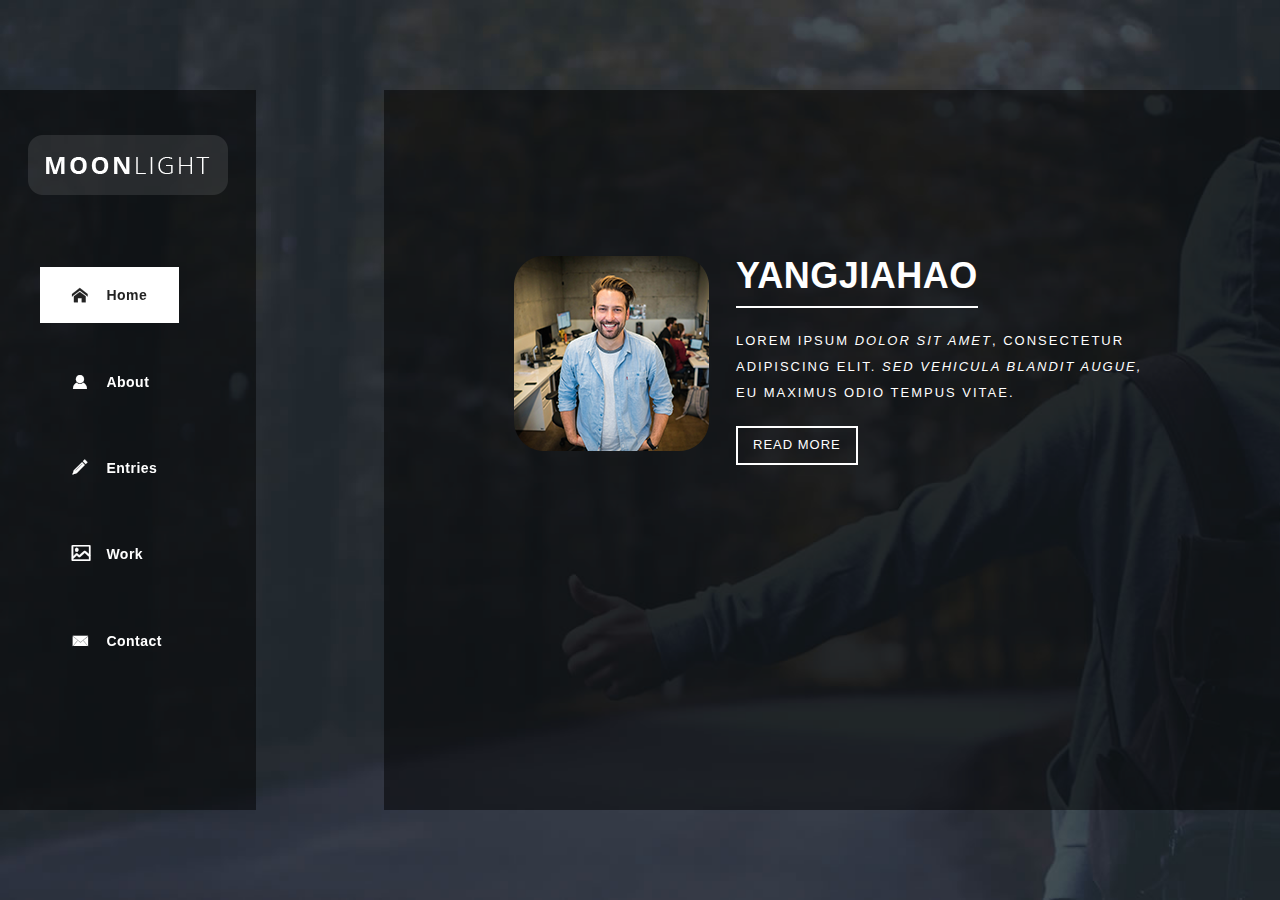
<file: Home/index.html>
<!DOCTYPE html>
<html>
<head>
    <meta charset="UTF-8">
	<title>个人主页</title>
	<link rel="icon" href="https://yangjiahao.top/china.png">
    <link rel="stylesheet" type="text/css" href="css/index.css"/>
    <link rel="stylesheet" type="text/css" href="css/font.css"/>
    <link rel="stylesheet" type="text/css" href="bootstrap/bootstrap.min.css"/>
    <link rel="stylesheet" media="screen and (max-width:900px)" href="css/b.css" />
    <script src="js/echarts.js" type="text/javascript" charset="utf-8"></script>
</head>
<body>
	<nav>
		<div class="logo">
			<img src="img/logo.png"/>
		</div>
		<ul>
			<li><a href="#" class="active">
				<i class="fa iconfont">&#xe600;</i>
				<em>Home</em>
			</a></li>
			<li><a href="#">
				<i class="fa iconfont">&#xe6cb;</i>
				<em>About</em>
			</a></li>
			<li><a href="#">
				<i class="fa iconfont">&#xe602;</i>
				<em>Entries</em>
			</a></li>
			<li><a href="#">
				<i class="fa iconfont">&#xe657;</i>
				<em>Work</em>
			</a></li>
			<li><a href="#">
				<i class="fa iconfont">&#xe601;	</i>
				<em>Contact</em>
			</a></li>
		</ul>
	</nav>
	<div class="slides">
		<div class="slide">
			<div class="content first-content">
				<div class="container-fluid">
					<div class="col-md-4"><img src="img/author_image.png"/></div>
					<div class="col-md-8">
						<h2>YangJiaHao</h2>
						<p>Lorem ipsum <em>dolor sit amet</em>, consectetur adipiscing elit. <em>Sed vehicula blandit augue,</em> eu maximus odio tempus vitae.</p>
						<div class="main-btn"><a href="#">Read More</a></div>
					</div>
				</div>
			</div>
		</div>
		<div class="slide">
			<div class="content second-content">
				<div class="container-fluid">
					<div class="col-md-6">
						<h2>About Us</h2>
						<p>Please tell your friends about templatemo website. A variety of free CSS templates are available for immediate downloads.</p> 
						<p>Phasellus vitae faucibus orci. Etiam eleifend orci sed faucibus semper. Cras varius dolor et augue fringilla, eu commodo sapien iaculis. Donec eget dictum tellus. <a href="#">Curabitur</a> a interdum diam. Nulla vestibulum porttitor porta.</p>
						<p>Nulla vitae interdum libero, vel posuere ipsum. Phasellus interdum est et dapibus tempus. Vestibulum malesuada lorem condimentum mauris ornare dapibus. Curabitur tempor ligula et <a href="#">placerat</a> molestie.</p>
						<p>Aliquam efficitur eu purus in interdum. <a href="#">Etiam tincidunt</a> magna ex, sit amet lobortis felis bibendum id. Lorem ipsum dolor sit amet, consectetur adipiscing elit. </p>
					  <div class="main-btn"><a href="#3">Read More</a></div>
					</div>
					<div class="col-md-6">
						<div class="right-image">
					  <img src="img/about_image.jpg" alt="">
				  </div>
					</div>
				</div>
			</div>
		</div>
		<div class="slide">
			<div class="content second-content">
				<div class="container-fluid">
					<div class="row">
						<div class="col-md-6">
							<div class="left-content">
								<h2>Quisque commodo quam</h2>
								<p>Vestibulum augue ex, finibus sit amet nisi id, maximus ultrices ipsum. Maecenas rhoncus nibh in mauris lobortis, a maximus diam faucibus. In et eros urna. Suspendisse potenti. Pellentesque commodo, neque nec molestie tempus, purus ante feugiat augue.</p>
								<div class="main-btn"><a href="#4">Continue Reading</a></div>
							</div>
						</div>
						<div class="col-md-6">
							<div class="right-image">
								<img src="img/first_service.jpg" alt="first service">
							</div>
						</div>
					</div>
					<div class="row">
						<div class="col-md-6">
							<div class="left-image">
								<img src="img/second_service.jpg" alt="second service">
							</div>
						</div>
						<div class="col-md-6">
							<div class="right-content">
								<h2>Maecenas eu purus eu sapien</h2>
								<p>Sed vitae felis in lorem mollis mollis eget in leo. Donec commodo, ex nec rutrum venenatis, nisi nisl malesuada magna, sed semper ipsum enim a ipsum. Aenean in ante vel mi molestie bibendum. Quisque sit amet lacus in diam pretium faucibus. Cras vel justo lorem.</p>
								<div class="main-btn"><a href="#4">Continue Reading</a></div>
							</div>
						</div>
					</div>
				</div>
			</div>
		</div>
		<div class="slide">
			<div class="content fourth-content">
				<div class="container-fluid">
					<div class="row">
					<div class="col-md-4 col-sm-6">
						<div class="item">
							<div class="thumb">
								<a href="#none" data-lightbox="image-1"><div class="hover-effect">
									<div class="hover-content">
										<h2>Number One</h2>
										<p>Quisque sit amet lacus in diam pretium faucibus. Cras vel justo lorem.</p>
									</div>
								</div></a>
								<div class="image">
									<img src="img/first_item.jpg">
								</div>
							</div>
						</div>
					</div>
					<div class="col-md-4 col-sm-6">
						<div class="item">
							<div class="thumb">
								<a href="#none" data-lightbox="image-1"><div class="hover-effect">
									<div class="hover-content">
										<h2>Number Two</h2>
										<p>Donec eget dictum tellus. Curabitur a interdum diam. Nulla vestibulum porttitor porta.</p>
									</div>
								</div></a>
								<div class="image">
									<img src="img/second_item.jpg">
								</div>
							</div>
						</div>
					</div>
					<div class="col-md-4 col-sm-6">
						<div class="item">
							<div class="thumb">
								<a href="#none" data-lightbox="image-1"><div class="hover-effect">
									<div class="hover-content">
										<h2>Number Three</h2>
										<p>Cras varius dolor et augue fringilla, eu commodo sapien iaculis.</p>
									</div>
								</div></a>
								<div class="image">
									<img src="img/third_item.jpg">
								</div>
							</div>
						</div>
					</div>
					<div class="col-md-4 col-sm-6">
						<div class="item">
							<div class="thumb">
								<a href="#none" data-lightbox="image-1"><div class="hover-effect">
									<div class="hover-content">
										<h2>Number Four</h2>
										<p>Vestibulum augue ex, finibus sit amet nisi id, maximus ultrices ipsum.</p>
									</div>
								</div></a>
								<div class="image">
									<img src="img/fourth_item.jpg">
								</div>
							</div>
						</div>
					</div>
					<div class="col-md-4 col-sm-6">
						<div class="item">
							<div class="thumb">
								<a href="#none" data-lightbox="image-1"><div class="hover-effect">
									<div class="hover-content">
										<h2>Fifth Item</h2>
										<p>Donec commodo, ex nec rutrum venenatis, nisi nisl malesuada magna.</p>
									</div>
								</div></a>
								<div class="image">
									<img src="img/fifth_item.jpg">
								</div>
							</div>
						</div>
					</div>
					<div class="col-md-4 col-sm-6">
						<div class="item">
							<div class="thumb">
								<a href="#none" data-lightbox="image-1"><div class="hover-effect">
									<div class="hover-content">
										<h2>Sixth Item</h2>
										<p>Maecenas dapibus neque sed nisl consectetur, id semper nisi egestas.</p>
									</div>
								</div></a>
								<div class="image">
									<img src="img/sixth_item.jpg">
								</div>
							</div>
						</div>
					</div>
					<div class="col-md-4 col-sm-6">
						<div class="item">
							<div class="thumb">
								<a href="#none" data-lightbox="image-1"><div class="hover-effect">
									<div class="hover-content">
										<h2>Number Seven</h2>
										<p>Etiam aliquet, est id varius fringilla, eros libero pellentesque lectus.</p>
									</div>
								</div></a>
								<div class="image">
									<img src="img/seventh_item.jpg">
								</div>
							</div>
						</div>
					</div>
					<div class="col-md-4 col-sm-6">
						<div class="item">
							<div class="thumb">
								<a href="#none" data-lightbox="image-1"><div class="hover-effect">
									<div class="hover-content">
										<h2>Number Eight</h2>
										<p>Vestibulum augue ex, finibus sit amet nisi id, maximus ultrices ipsum.</p>
									</div>
								</div></a>
								<div class="image">
									<img src="img/eight_item.jpg">
								</div>
							</div>
						</div>
					</div>
					<div class="col-md-4 col-sm-6">
						<div class="item">
							<div class="thumb">
								<a href="#none" data-lightbox="image-1"><div class="hover-effect">
									<div class="hover-content">
										<h2>Number Nine</h2>
										<p>Orci varius natoque penatibus et magnis dis parturient montes.</p>
									</div>
								</div></a>
								<div class="image">
									<img src="img/ninth_item.jpg">
								</div>
							</div>
						</div>
					</div>
					<div class="col-md-4 col-sm-6">
						<div class="item">
							<div class="thumb">
								<a href="#none" data-lightbox="image-1"><div class="hover-effect">
									<div class="hover-content">
										<h2>Number Ten</h2>
										<p>Vestibulum augue ex, finibus sit amet nisi id, maximus ultrices ipsum.</p>
									</div>
								</div></a>
								<div class="image">
									<img src="img/fifth_item.jpg">
								</div>
							</div>
						</div>
					</div>
					<div class="col-md-4 col-sm-6">
						<div class="item">
							<div class="thumb">
								<a href="#none" data-lightbox="image-1"><div class="hover-effect">
									<div class="hover-content">
										<h2>Eleventh Item</h2>
										<p>Cras varius dolor et augue fringilla, eu commodo sapien iaculis.</p>
									</div>
								</div></a>
								<div class="image">
									<img src="img/first_item.jpg">
								</div>
							</div>
						</div>
					</div>
					<div class="col-md-4 col-sm-6">
						<div class="item">
							<div class="thumb">
								<a href="#none" data-lightbox="image-1"><div class="hover-effect">
									<div class="hover-content">
										<h2>Twelvth Item</h2>
										<p>Etiam tincidunt magna ex, sit amet lobortis felis bibendum id.</p>
									</div>
								</div></a>
								<div class="image">
									<img src="img/second_item.jpg">
								</div>
							</div>
						</div>
					</div>
				</div>
				</div>
			</div>
		</div>
		<div class="slide">
			<div class="content fifth-content">
				<div class="container-fluid">
					<div class="col-md-6 canvc" id="main" style="width: 517px;height:400px;"></div>
					<div class="col-md-6">
					<form id="contact" action="" method="post">
						<div class="row">
							<div class="col-md-12">
							  <fieldset>
								<input name="name" type="text" class="form-control" id="name" placeholder="Your name..." required="">
							  </fieldset>
							</div>
							<div class="col-md-12">
							  <fieldset>
								<input name="email" type="email" class="form-control" id="email" placeholder="Your email..." required="">
							  </fieldset>
							</div>
							 <div class="col-md-12">
							  <fieldset>
								<input name="subject" type="text" class="form-control" id="subject" placeholder="Subject..." required="">
							  </fieldset>
							</div>
							<div class="col-md-12">
							  <fieldset>
								<textarea name="message" rows="6" class="form-control" id="message" placeholder="Your message..." required="" style="margin: 0px 0px 25px;width: 951px;height: 281px;"></textarea>
							  </fieldset>
							</div>
							<div class="col-md-12">
							  <fieldset>
								<button type="submit" id="form-submit" class="btn">Send Now</button>
							  </fieldset>
							</div>
						</div>
					</form>
				</div>
				</div>
			</div>
		</div>
		
	</div>
	<div class="BigBox xiao">
		<div><img src="img/second_item.jpg"/><a href="#none" class="close"></a></div>
	</div>
	<script src="js/jquery-1.8.3.min.js" type="text/javascript" charset="utf-8"></script>
	<script src="js/index.js" type="text/javascript" charset="utf-8"></script>
</body>
</html>
</file>
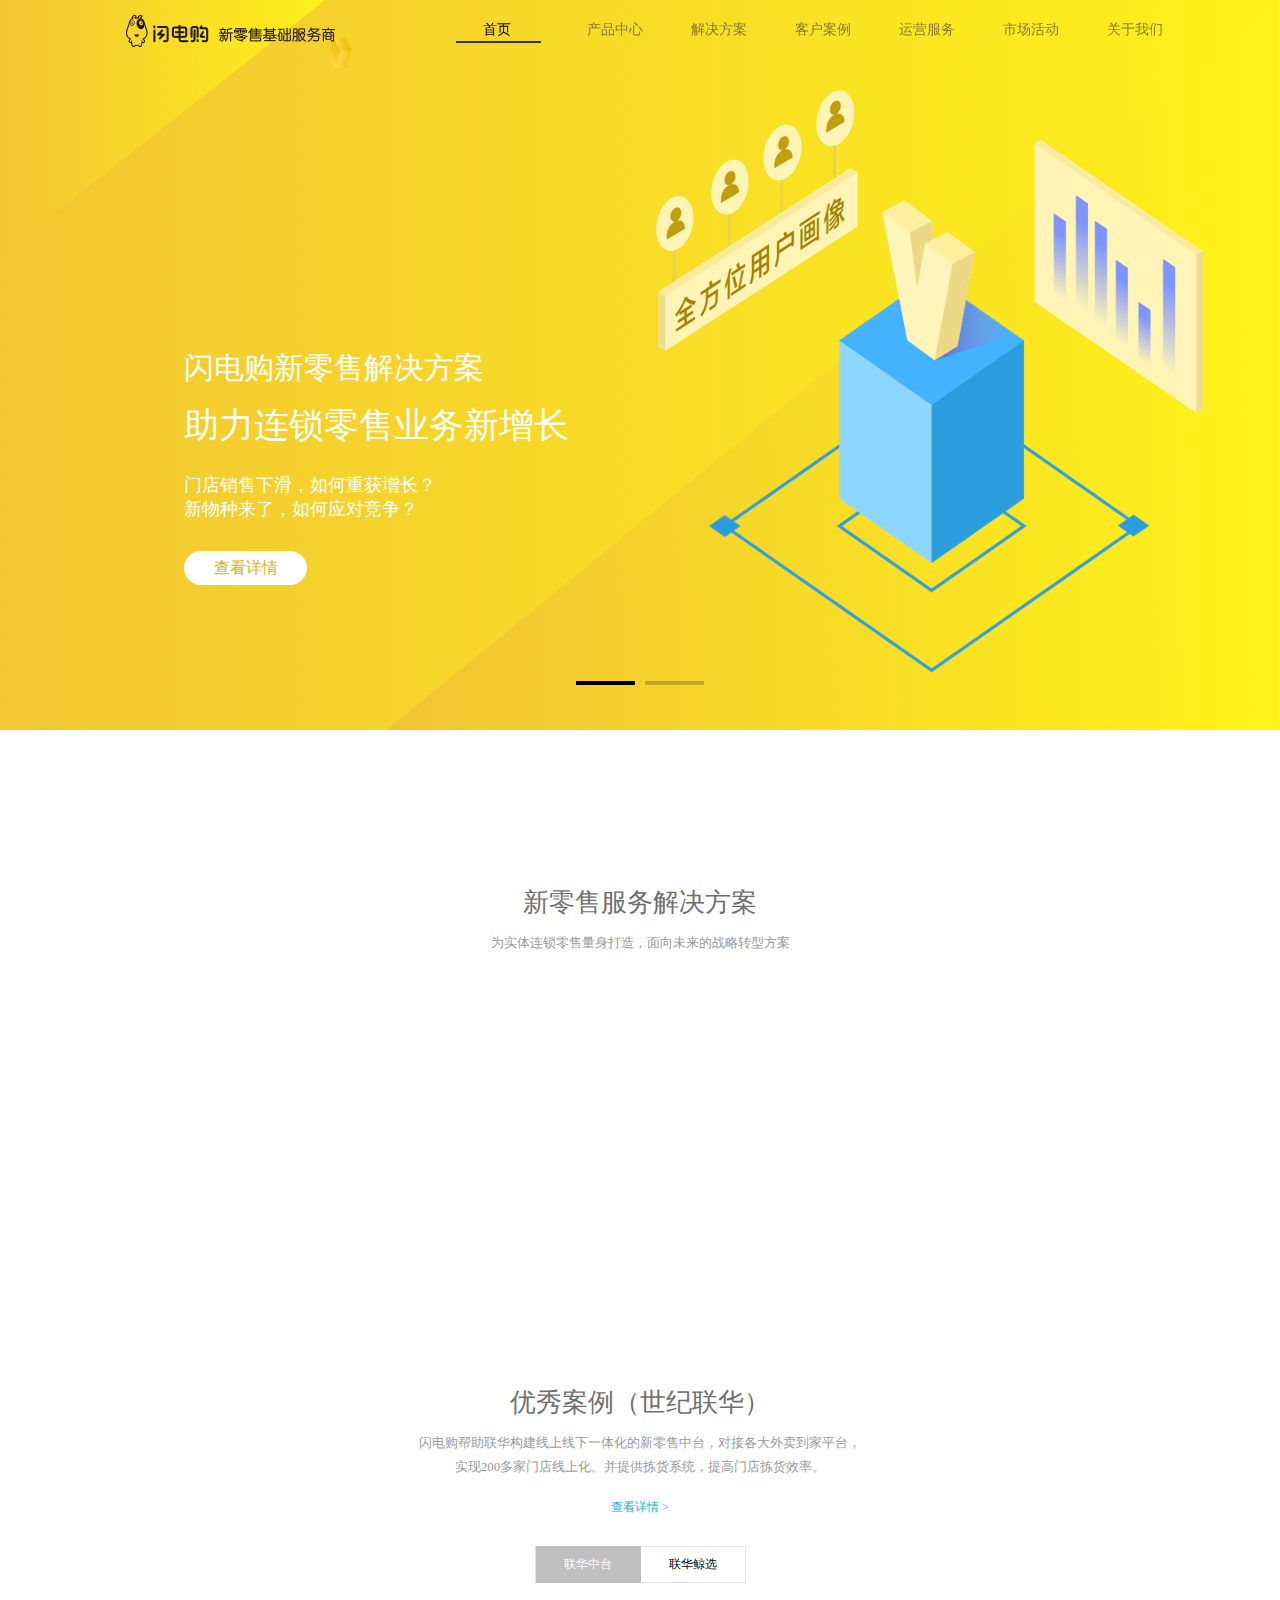
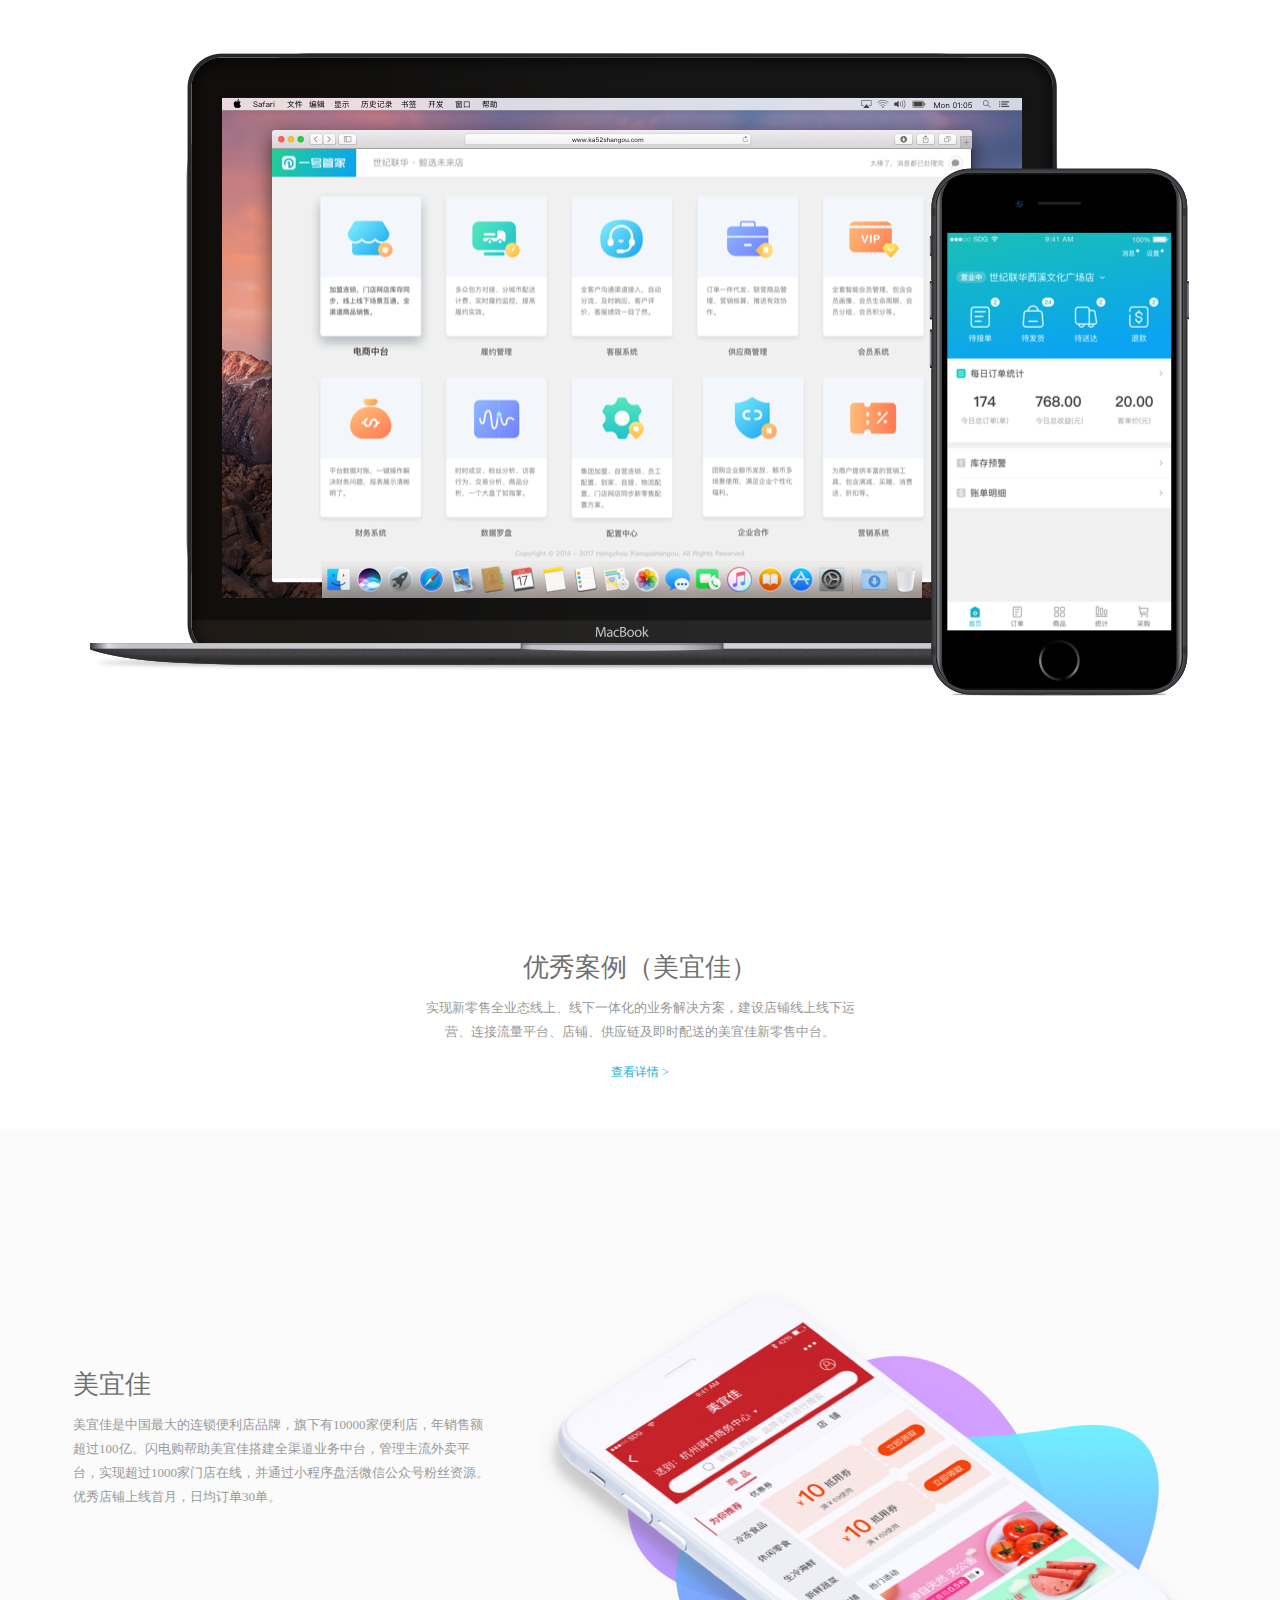
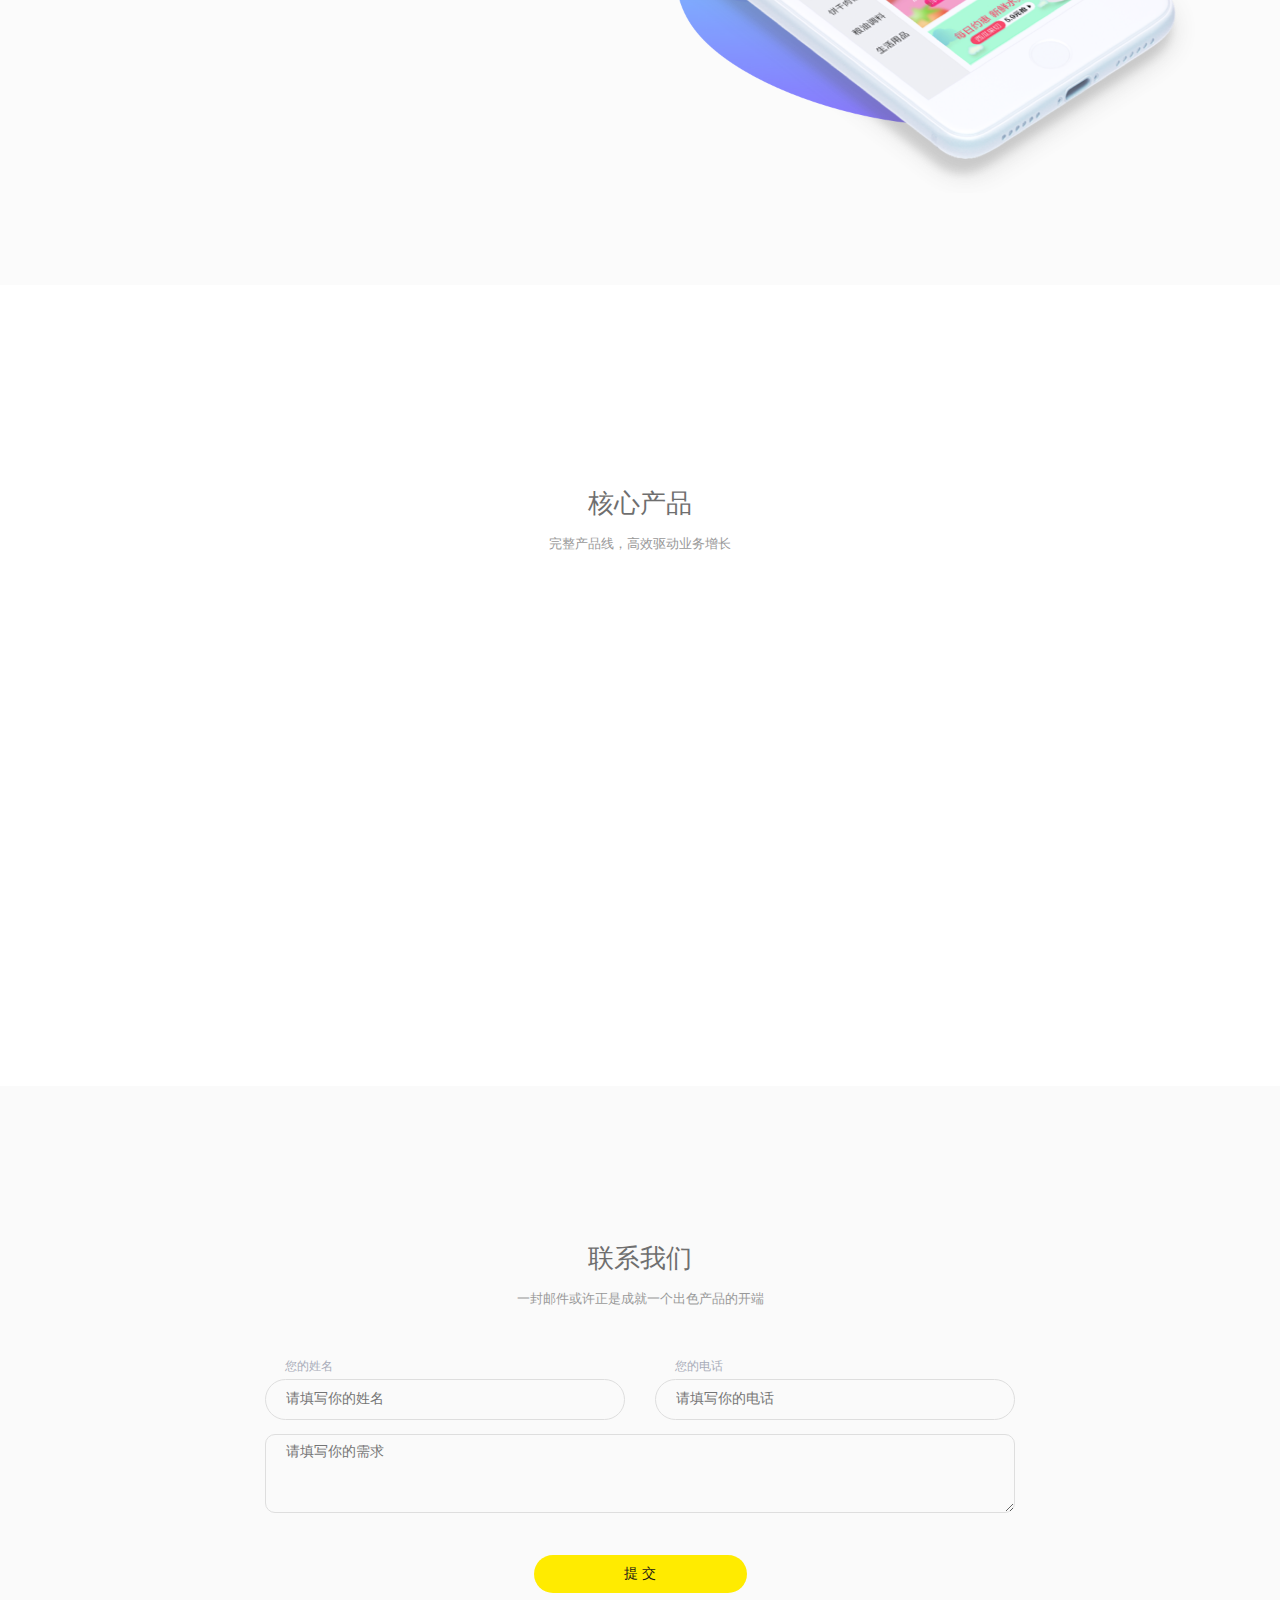
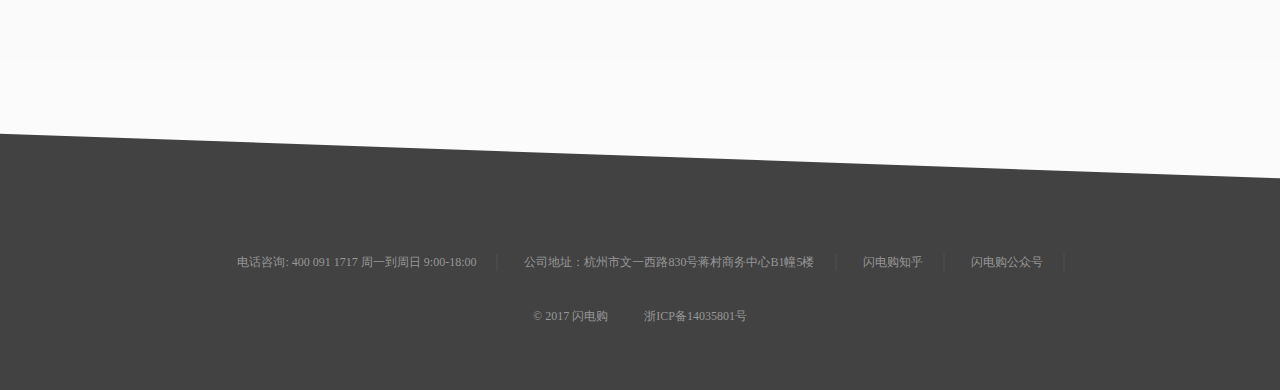
<file: shandiangou/index.html>
<!DOCTYPE html>
<html lang="en">
<head>
	<meta charset="UTF-8"/>
	<title>闪电购官网 - 首页</title>
	<link rel="stylesheet" type="text/css" href="css/index.css">
	<link rel="icon" href="images/lo.ico">
</head>
<body>
<!-- 头部 -->
<div class="header">
	<div class="fu w">
		<div class="logo fl"><img src="images/logo.png"></div>
		<div class="link fr">
			<a href="#" style="color: #000;">首页</a>
			<a href="product.html">产品中心</a>
			<a href="case.html">解决方案</a>
			<a href="#">客户案例</a>
			<a href="#">运营服务</a>
			<a href="activity.html">市场活动</a>
			<a href="#">关于我们</a>
			<span></span>
		</div>
	</div>
</div>
<!-- 轮播 -->
<div class="slider">
	<div class="items">
		<div class="item">
			<img src="images/banner1.png" class="img_one">
			<img src="images/banner2.png" class="img_two">
			<div class="info">
		        <h1>闪电购新零售解决方案</h1>
		        <h2>助力连锁零售业务新增长</h2>
		        <p>门店销售下滑，如何重获增长？<br/>新物种来了，如何应对竞争？</p>
		        <a href="#">查看详情</a>
		    </div>
		</div>
		<div class="item" style="display: none;">
			<img src="images/banner3.png" class="img_one">
			<img src="images/banner4.png" class="img_two">
			<div class="info">
		        <h1>闪电购全渠道CRM</h1>
		        <p>全渠道用户身份归一，完整用户画像<br/>一套优惠系统线上线下通行</p>
		        <a href="#">查看详情</a>
		    </div>
		</div>
	</div>
	<div class="menus">
		<span style="opacity: 1;"></span>
		<span></span>
	</div>
</div>
<!-- 新服务 -->
<div class="newBig">
	<div class="sec1">
		<h1>新零售服务解决方案</h1>
		<p>为实体连锁零售量身打造，面向未来的战略转型方案</p>
		<div class="srcD">
			<div class="lala">
				<img src="images/icon1.png" style="float: left;margin-top: 35px;">
				<div style="width: 318px;text-align: left;">
					<h2>战略咨询</h2>
					<p>面向区域零售商、连锁商超、连锁便利店、连锁专营店等实体零售企业，提供量身定做的新零售战略咨询与业务规划</p>
				</div>
			</div>
			<div class="lala">
				<img src="images/icon2.png" style="float: left;margin-top: 35px;">
				<div style="width: 318px;text-align: left;">
					<h2>技术服务</h2>
					<p>提供定制化的项目实施开发和SaaS模式的平台服务，帮助实体零售构建业务在线、用户在线、管理在线的新零售平台</p>
				</div>
			</div>
			<div class="lala">
				<img src="images/icon3.png" style="float: left;margin-top: 35px;">
				<div style="width: 318px;text-align: left;">
					<h2>线上运营</h2>
					<p>提供线上代运营服务，直接提升线上订单量，建立数据驱动的全渠道运营体系，提升门店人员的线上运营能力</p>
				</div>
			</div>
		</div>
	</div>
	<div class="sec2">
		<h1>优秀案例（世纪联华）</h1>
		<p>闪电购帮助联华构建线上线下一体化的新零售中台，对接各大外卖到家平台，实现200多家门店线上化。并提供拣货系统，提高门店拣货效率。</p>
		<a href="#">查看详情 ></a>
		<div id="tab-btns">
			<span style="border-left: 1px solid #e3e3e3;" class="select">联华中台</span>
			<span>联华鲸选</span>
		</div>
		<div id="tab-pages">
			<div class="preview"></div>
			<div class="img-words">
				<img src="images/lhjx.png" style="vertical-align: middle;">
				<div class="intro">
					<h1>联华鲸选</h1>
					<p>杭州联华华商集团（世纪联华）旗下有200多家卖场、超市，遍布浙江全省，2016年销售额146.8亿元。  闪电购帮助联华华商搭建了线上线下一体化的全渠道业务中台，一站式管理七大线上渠道，并推动门店和会员数字化。实现单月销售额1000万，线上获客20万。</p>
				</div>
			</div>
		</div>
	</div>
	<div class="sec3">
		<h1>优秀案例（美宜佳）</h1>
		<p>实现新零售全业态线上、线下一体化的业务解决方案，建设店铺线上线下运营、连接流量平台、店铺、供应链及即时配送的美宜佳新零售中台。</p>
		<a href="#">查看详情 ></a>
		<div class="word-img">
			<div class="intro">
				<h1>美宜佳</h1>
				<p>美宜佳是中国最大的连锁便利店品牌，旗下有10000家便利店，年销售额超过100亿。闪电购帮助美宜佳搭建全渠道业务中台，管理主流外卖平台，实现超过1000家门店在线，并通过小程序盘活微信公众号粉丝资源。优秀店铺上线首月，日均订单30单。</p>
			</div>
			<img src="images/myj.png">
		</div>
	</div>
	<div class="sec4">
		<h1>核心产品</h1>
		<p>完整产品线，高效驱动业务增长</p>
		<div class="word">
			<div class="iteem">
				<img src="images/icon4.png">
				<h1>一站式全渠道管理中台</h1>
				<p>美团外卖、饿了么、京东到家、APP、小程序等全渠道流量一站式高效管理，线上线下实时同步</p>
			</div>
			<div class="iteem">
				<img src="images/icon5.png">
				<h1>智能拣货和履约系统</h1>
				<p>四种拣货场景，从200到2万平米卖场全面匹配, 10分钟完成拣货。运力管理实现成本和效率最优</p>
			</div>
			<div class="iteem">
				<img src="images/icon6.png">
				<h1>全渠道会员和营销</h1>
				<p>建立属于自己的会员和数据中心，实现全渠道会员权益一致、完整用户画像、智能精准营销</p>
			</div>
			<div class="iteem">
				<img src="images/icon7.png">
				<h1>APP/小程序</h1>
				<p>打造实体零售自有的本地生活消费平台，支持1小时达、B2C、团购、自提及门店自助收银等服务</p>
			</div>
		</div>
	</div>
	<div class="sec5">
		<h1>联系我们</h1>
		<p>一封邮件或许正是成就一个出色产品的开端</p>
		<div class="inner">
			<form>
				<p>
					<span>
						<label>您的姓名</label>
						<input type="text" name="" placeholder="请填写你的姓名">
					</span>
					<span>
						<label>您的电话</label>
						<input type="text" name="" placeholder="请填写你的电话">
					</span>
				</p>
				<textarea placeholder="请填写你的需求"></textarea>
				<button>提 交</button>
			</form>
		</div>
	</div>
</div>
<!-- 脚部 -->
<div class="footer">
	<ul>
		<li>电话咨询: 400 091 1717 周一到周日 9:00-18:00</li>
		<li>公司地址：杭州市文一西路830号蒋村商务中心B1幢5楼</li>
		<li>闪电购知乎</li>
		<li>闪电购公众号</li>
	</ul>
	<p><span>© 2017 闪电购</span><span>浙ICP备14035801号</span></p>
</div>
</body>
</html>
<script type="text/javascript" src="js\jquery-1.8.3.min.js"></script>
<script type="text/javascript" src="js/index.js"></script>
</file>
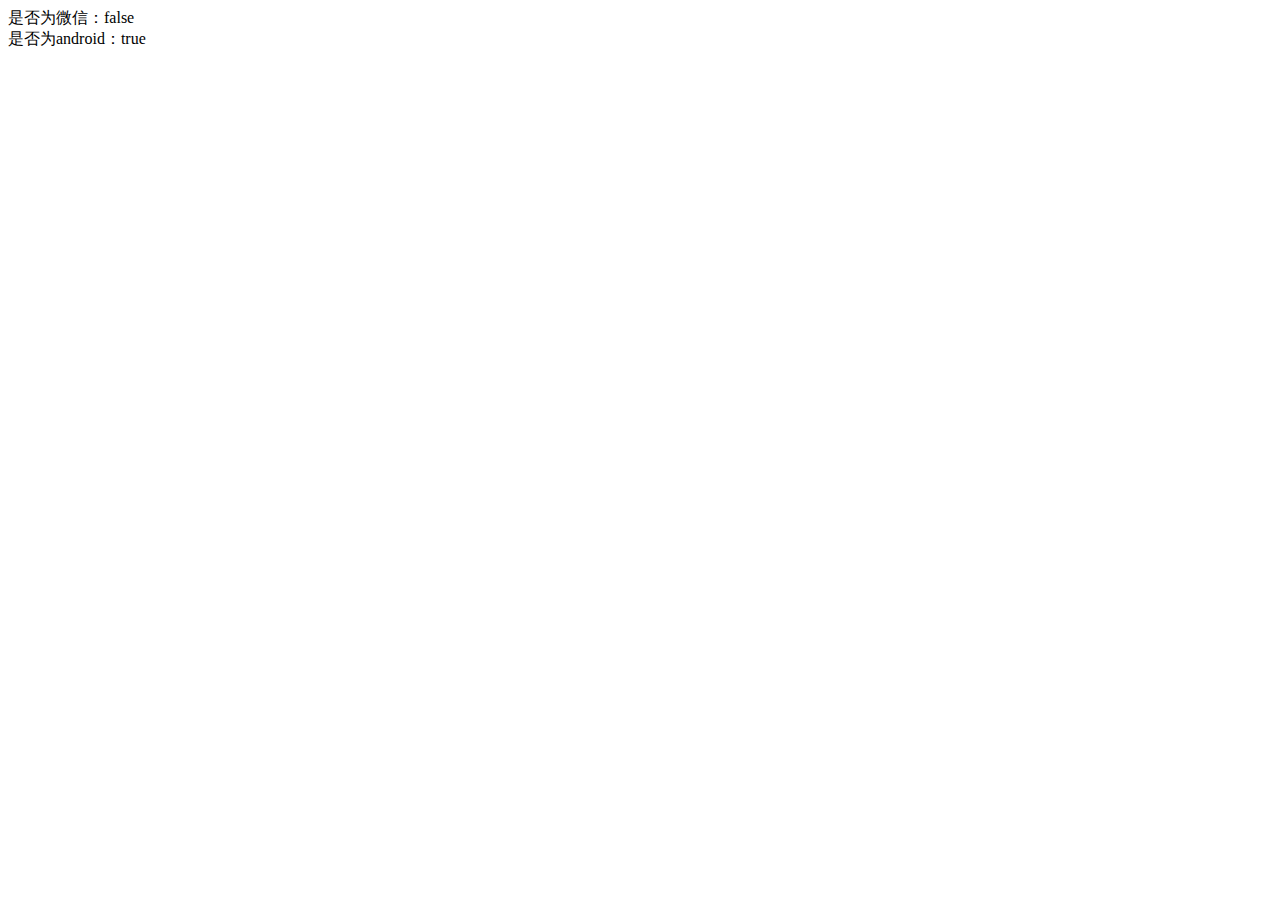
<file: isWeixin.html>
<!DOCTYPE html>
<html lang="en">
<head>
  <meta charset="UTF-8">
  <meta name="viewport" content="width=device-width, initial-scale=1.0">
  <meta http-equiv="X-UA-Compatible" content="ie=edge">
  <title>测设备与软件</title>
</head>
<body>
  <div id="asd"></div>
  <div id="sdf"></div>
</body>
</html>
<script>
  // 判断是否在微信中打开
  function is_weixn_qq() {
    var ua = navigator.userAgent.toLowerCase();
    if (ua.match(/MicroMessenger/i) == "micromessenger") {
      return "weixin";
    } else if (ua.match(/QQ/i) == "qq") {
      return "QQ";
    }
    return false;
  }

  // 判断手机类型
  function isAndroid_ios() {
    var u = navigator.userAgent,
      app = navigator.appVersion;
    var isAndroid = u.indexOf('Android') > -1 || u.indexOf('Linux') > -1; //android终端或者uc浏览器  
    var isiOS = !!u.match(/\(i[^;]+;( U;)? CPU.+Mac OS X/); //ios终端  
    return isAndroid == true ? true : false;
  }
  (function(){
    asd.innerHTML = "是否为微信："+is_weixn_qq();
    sdf.innerHTML = "是否为android："+isAndroid_ios();
  })()
</script>
</file>
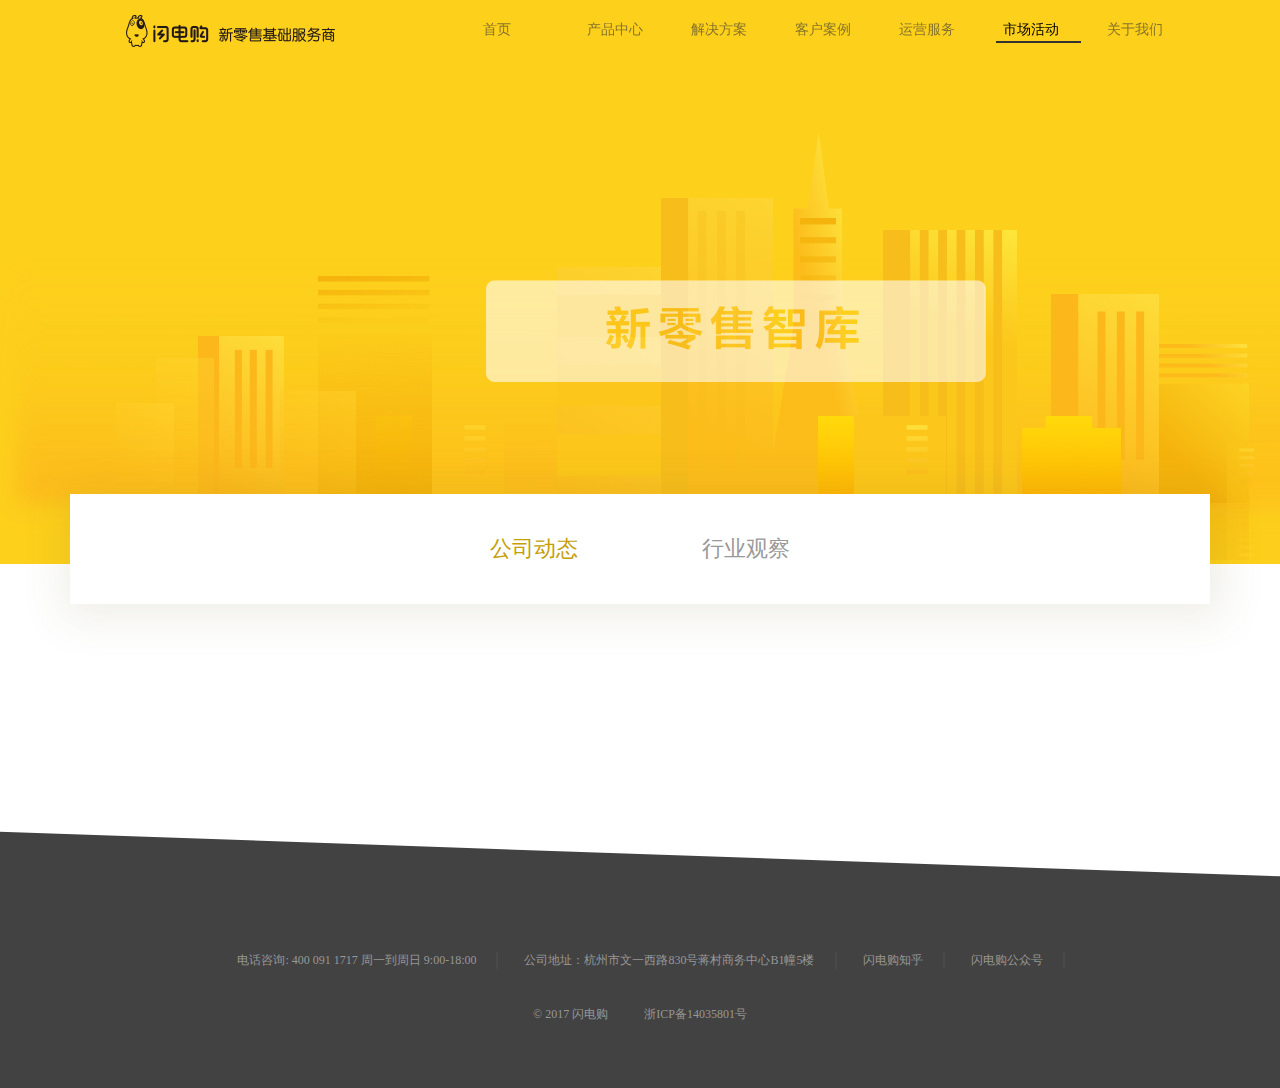
<file: shandiangou/activity.html>
<!DOCTYPE html>
<html lang="en">
<head>
	<meta charset="UTF-8"/>
	<title>闪电购官网 - 市场活动</title>
	<link rel="stylesheet" type="text/css" href="css/activity.css">
	<link rel="icon" href="images/lo.ico">
</head>
<body>
<!-- 头部 -->
<div class="header">
	<div class="fu w">
		<div class="logo fl"><img src="images/logo.png"></div>
		<div class="link fr">
			<a href="index.html">首页</a>
			<a href="product.html">产品中心</a>
			<a href="case.html">解决方案</a>
			<a href="#">客户案例</a>
			<a href="#">运营服务</a>
			<a href="#" style="color: #000;">市场活动</a>
			<a href="#">关于我们</a>
			<span style="left: 555px"></span>
		</div>
	</div>
</div>
<!-- 大图 -->
<div class="banner">
	<img src="images/banner (1).png">
</div>
<!-- 5个选择 -->
<div class="fiveDiv">
	<div class="tab-btns">
		<span class="seleSpan">公司动态</span>
		<span>行业观察</span>
	</div>
	<div class="tab-page">
	<!-- 模板 -->
		<script type="text/tampl" id="tampl">
			<div class="pagew">
				<div class="news">
					<div class="imgs"><img src="@imgjs@"></div>
					<div class="content">
						<h1>@htext@</h1>
						<p class="for">@ctext@</p>
						<p class="tag">@gtext@</p>
					</div>
				</div>
			</div>
		</script>
	</div>
</div>
<!-- 脚部 -->
<div class="footer">
	<ul>
		<li>电话咨询: 400 091 1717 周一到周日 9:00-18:00</li>
		<li>公司地址：杭州市文一西路830号蒋村商务中心B1幢5楼</li>
		<li>闪电购知乎</li>
		<li>闪电购公众号</li>
	</ul>
	<p><span>© 2017 闪电购</span><span>浙ICP备14035801号</span></p>
</div>
</body>
</html>
<script type="text/javascript" src="js\jquery-1.8.3.min.js"></script>
<script type="text/javascript" src="js/activity.json"></script>
<script type="text/javascript" src="js/activity.js"></script>
</file>
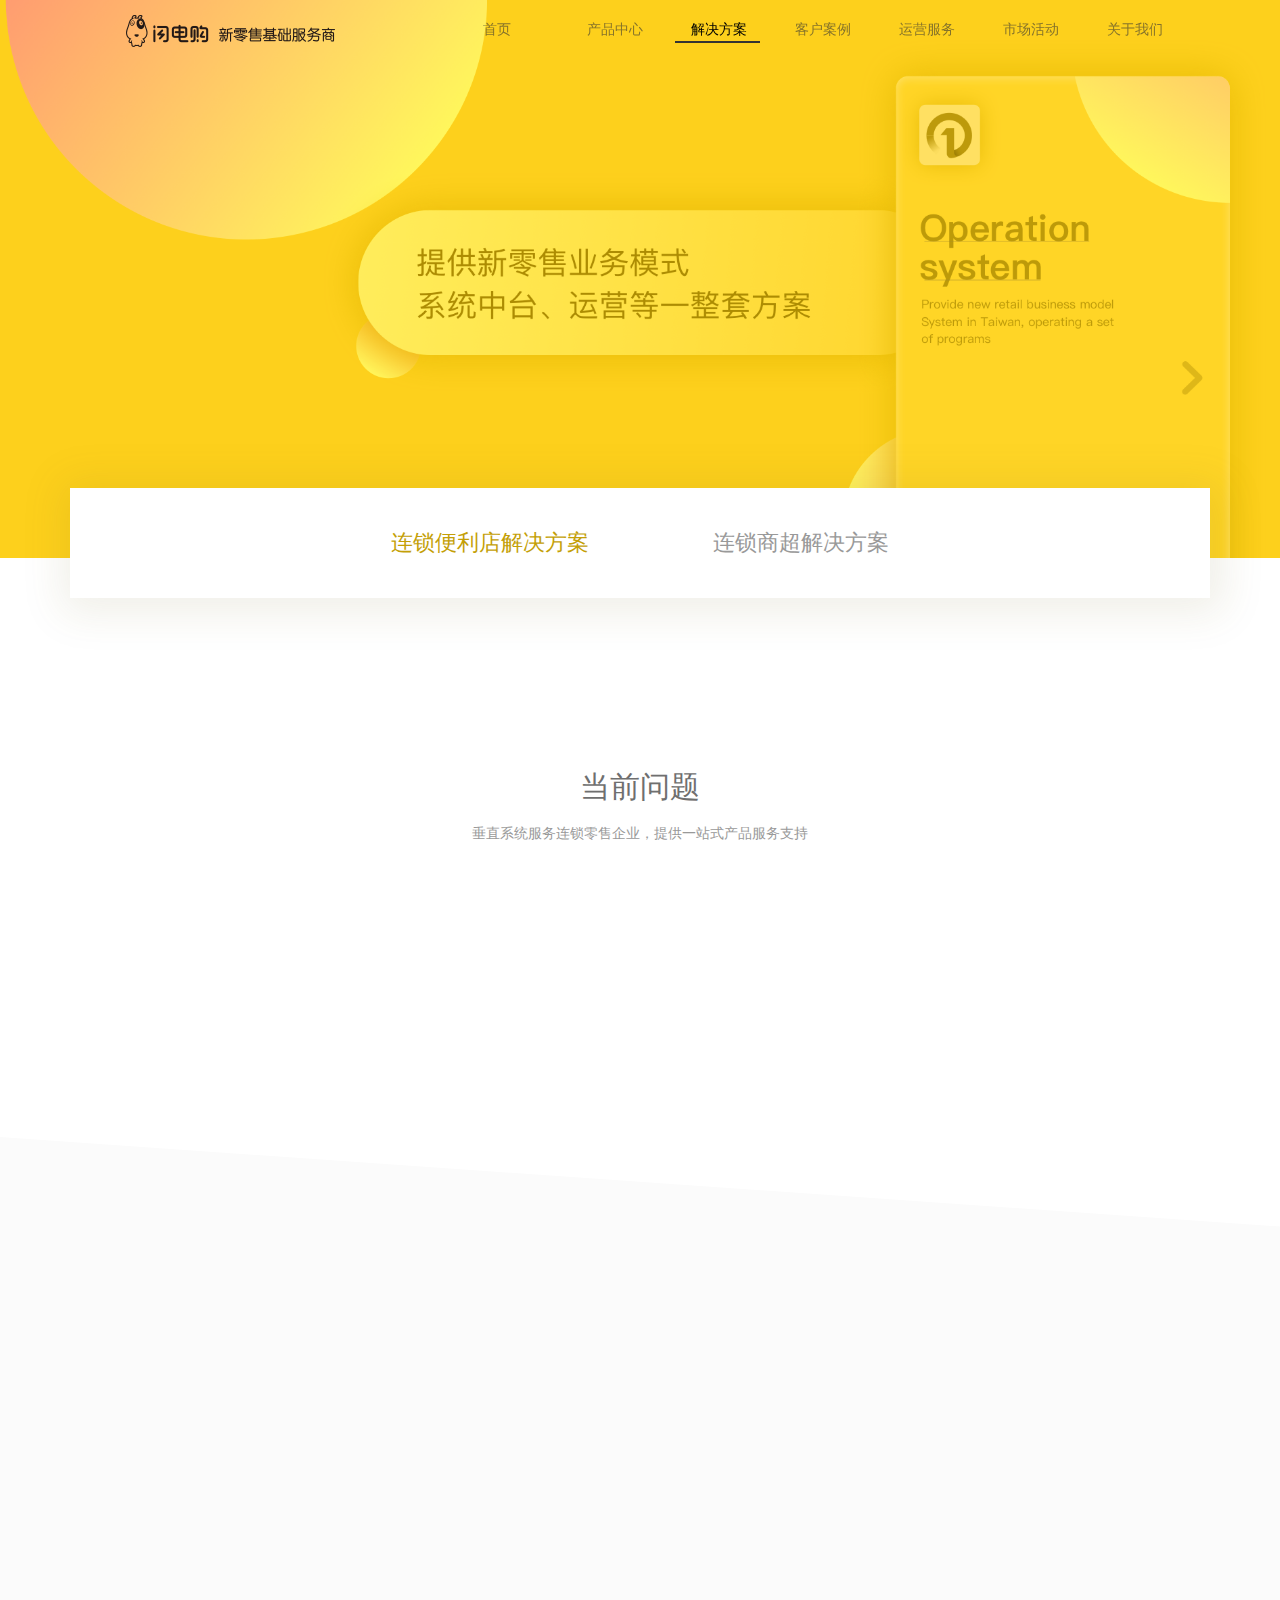
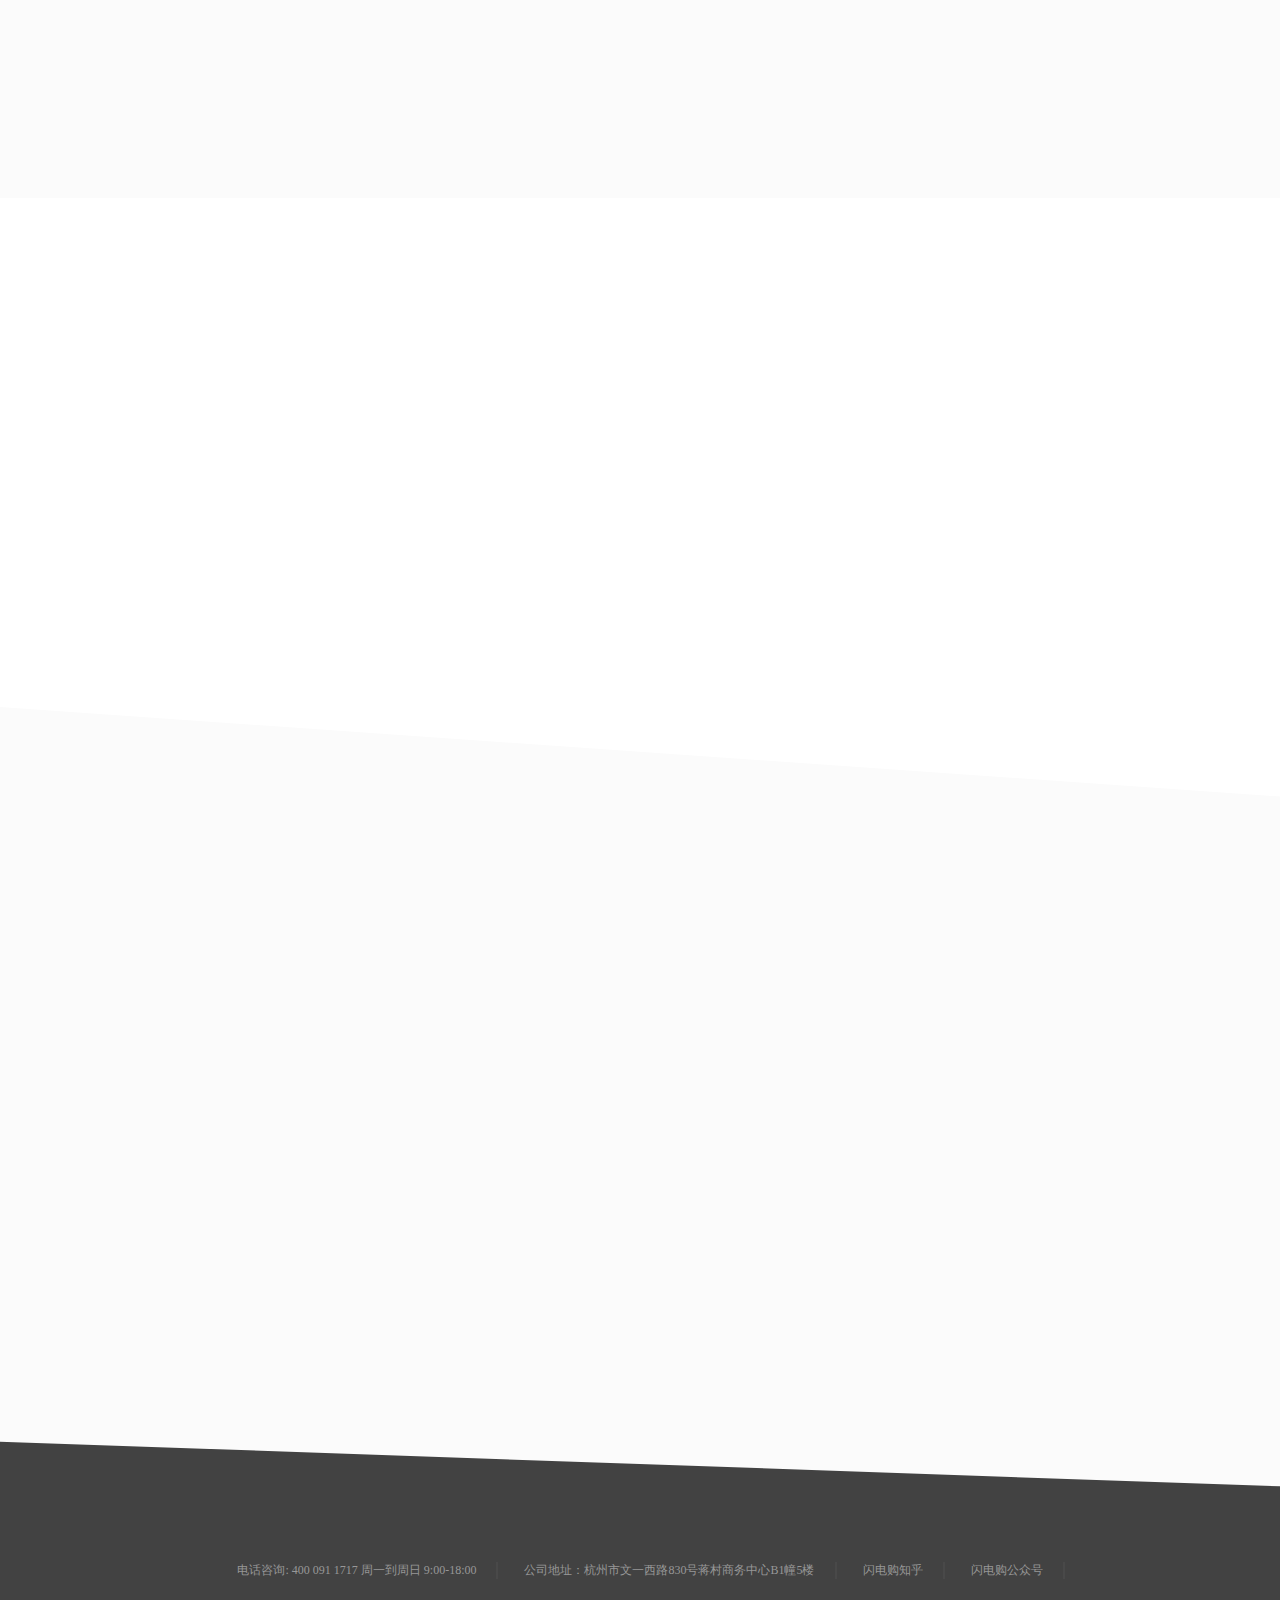
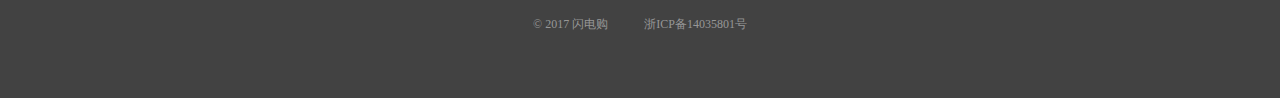
<file: shandiangou/case.html>
<!DOCTYPE html>
<html lang="en">
<head>
	<meta charset="UTF-8"/>
	<title>闪电购官网 - 解决方案</title>
	<link rel="stylesheet" type="text/css" href="css/case.css">
	<link rel="icon" href="images/lo.ico">
</head>
<body>
<!-- 头部 -->
<div class="header">
	<div class="fu w">
		<div class="logo fl"><img src="images/logo.png"></div>
		<div class="link fr">
			<a href="index.html">首页</a>
			<a href="product.html">产品中心</a>
			<a href="#" style="color: #000;">解决方案</a>
			<a href="#">客户案例</a>
			<a href="#">运营服务</a>
			<a href="activity.html">市场活动</a>
			<a href="#">关于我们</a>
			<span style="left: 234px"></span>
		</div>
	</div>
</div>
<!-- 大图 -->
<div class="banner">
	<img src="images/bannjj.png">
</div>
<!-- 5个选择 -->
<div class="fiveDiv">
	<div class="tab-btns">
		<span class="seleSpan">连锁便利店解决方案</span>
		<span>连锁商超解决方案</span>
	</div>
	<div class="tab-pages">
		<div class="sec1">
			<h2>当前问题</h2>
			<p>垂直系统服务连锁零售企业，提供一站式产品服务支持</p>
		</div>
		<div class="sec2">
			<div class="words">
				<div class="one">
						<img src="images/img1 (1).png">
					<div class="input">
						<h1>全渠道流量对接</h1>	
						<p>一站式对接饿了么、美团外卖、京东到家、百度外卖、有赞等流量平台；把流量平台的用户引流到门店中。</p>
					</div>
				</div>
			</div>
		</div>
		<div class="sec3">
			<div class="three">
				<div class="intro">
					<h1>全业务履约系统</h1>
					<p>拣货、补货作业简易化，拣货差错降低至 0.1% ，整体成本和工作量大幅降低；支撑一小时、电商、团购、自提等业务模式。</p>
				</div>
				<img src="images/img6.png">
			</div>
		</div>
		<div class="sec2">
			<div class="words">
				<div class="one two">
						<img src="images/img3 (1).png">
					<div class="input">
						<h1>智能大数据平台</h1>	
						<p>实现商品、会员、营销的全链路、全渠道打通，实现总部对门店的统一管理、报表；为精准营销打下基础。</p>
					</div>
				</div>
			</div>
		</div>
	</div>
</div>
<!-- 脚部 -->
<div class="footer">
	<ul>
		<li>电话咨询: 400 091 1717 周一到周日 9:00-18:00</li>
		<li>公司地址：杭州市文一西路830号蒋村商务中心B1幢5楼</li>
		<li>闪电购知乎</li>
		<li>闪电购公众号</li>
	</ul>
	<p><span>© 2017 闪电购</span><span>浙ICP备14035801号</span></p>
</div>
</body>
</html>
<script type="text/javascript" src="js\jquery-1.8.3.min.js"></script>
<script type="text/javascript" src="js/case.js"></script>
</file>
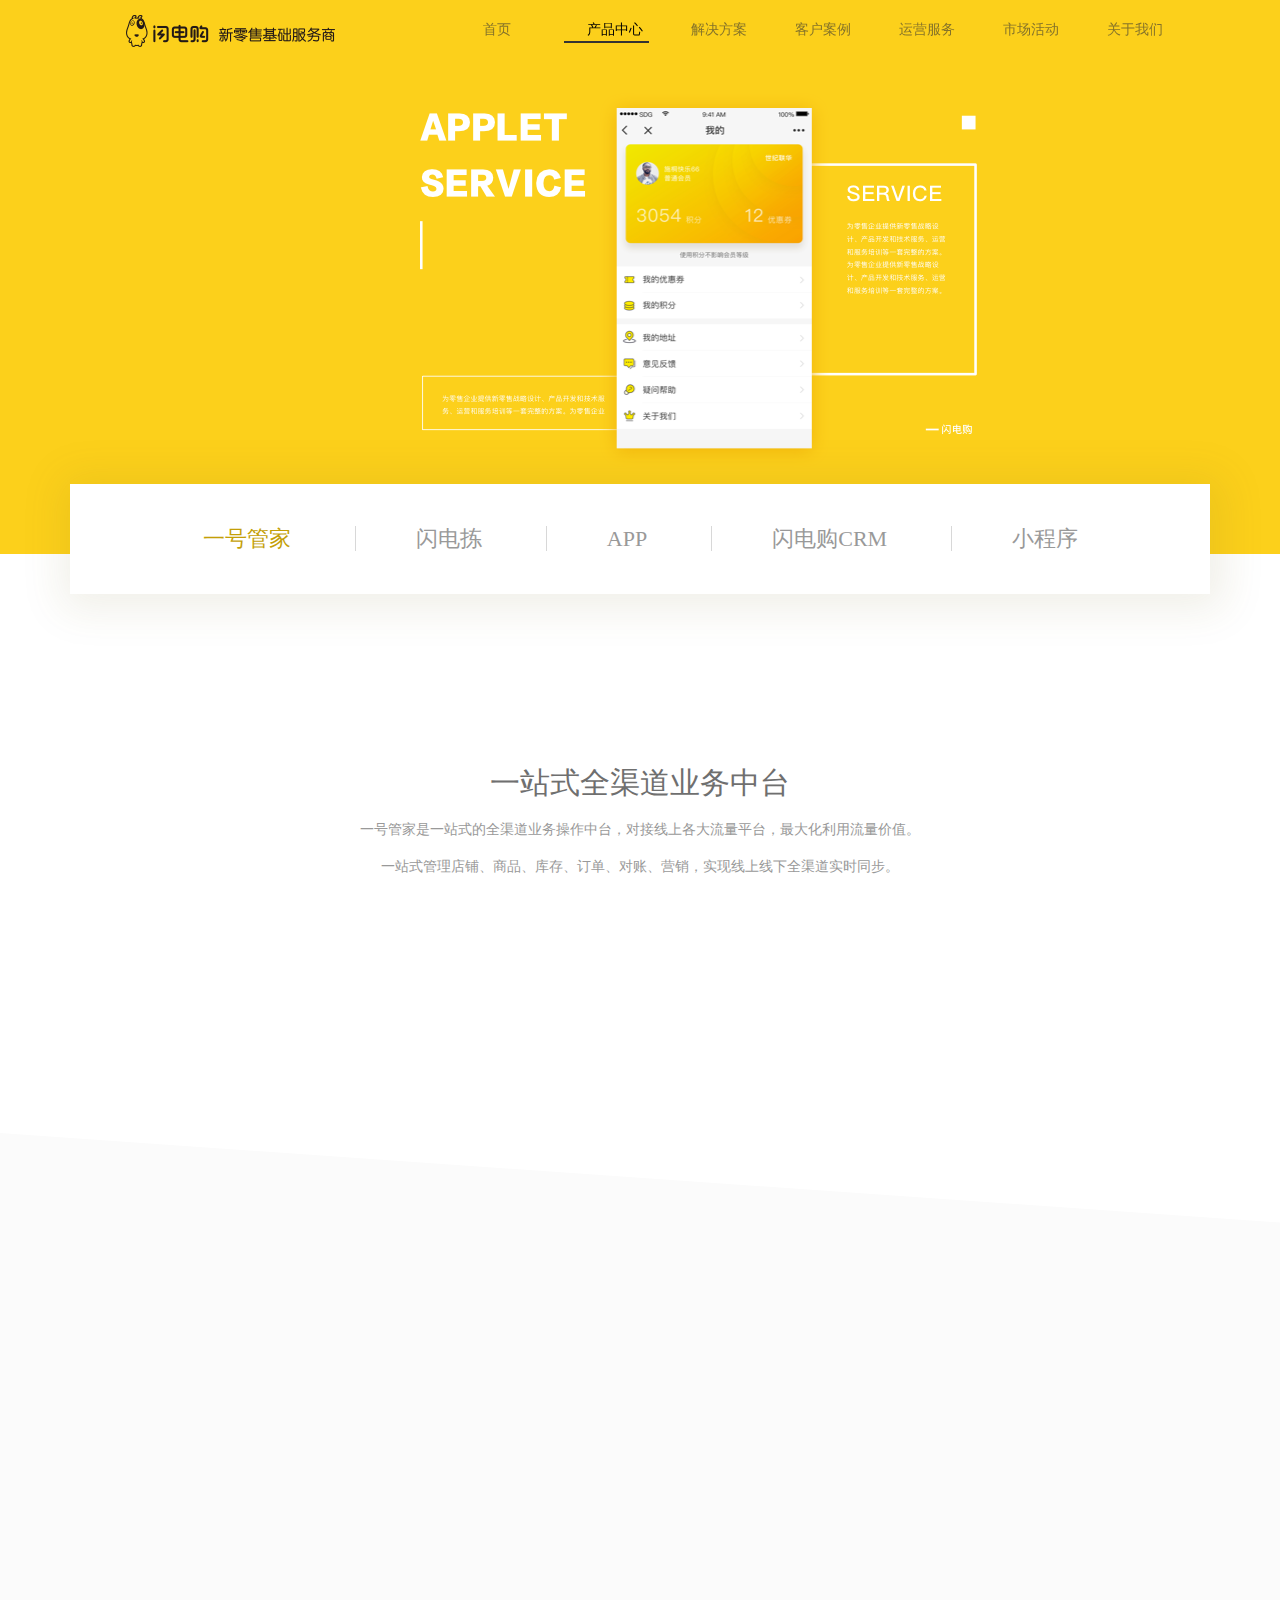
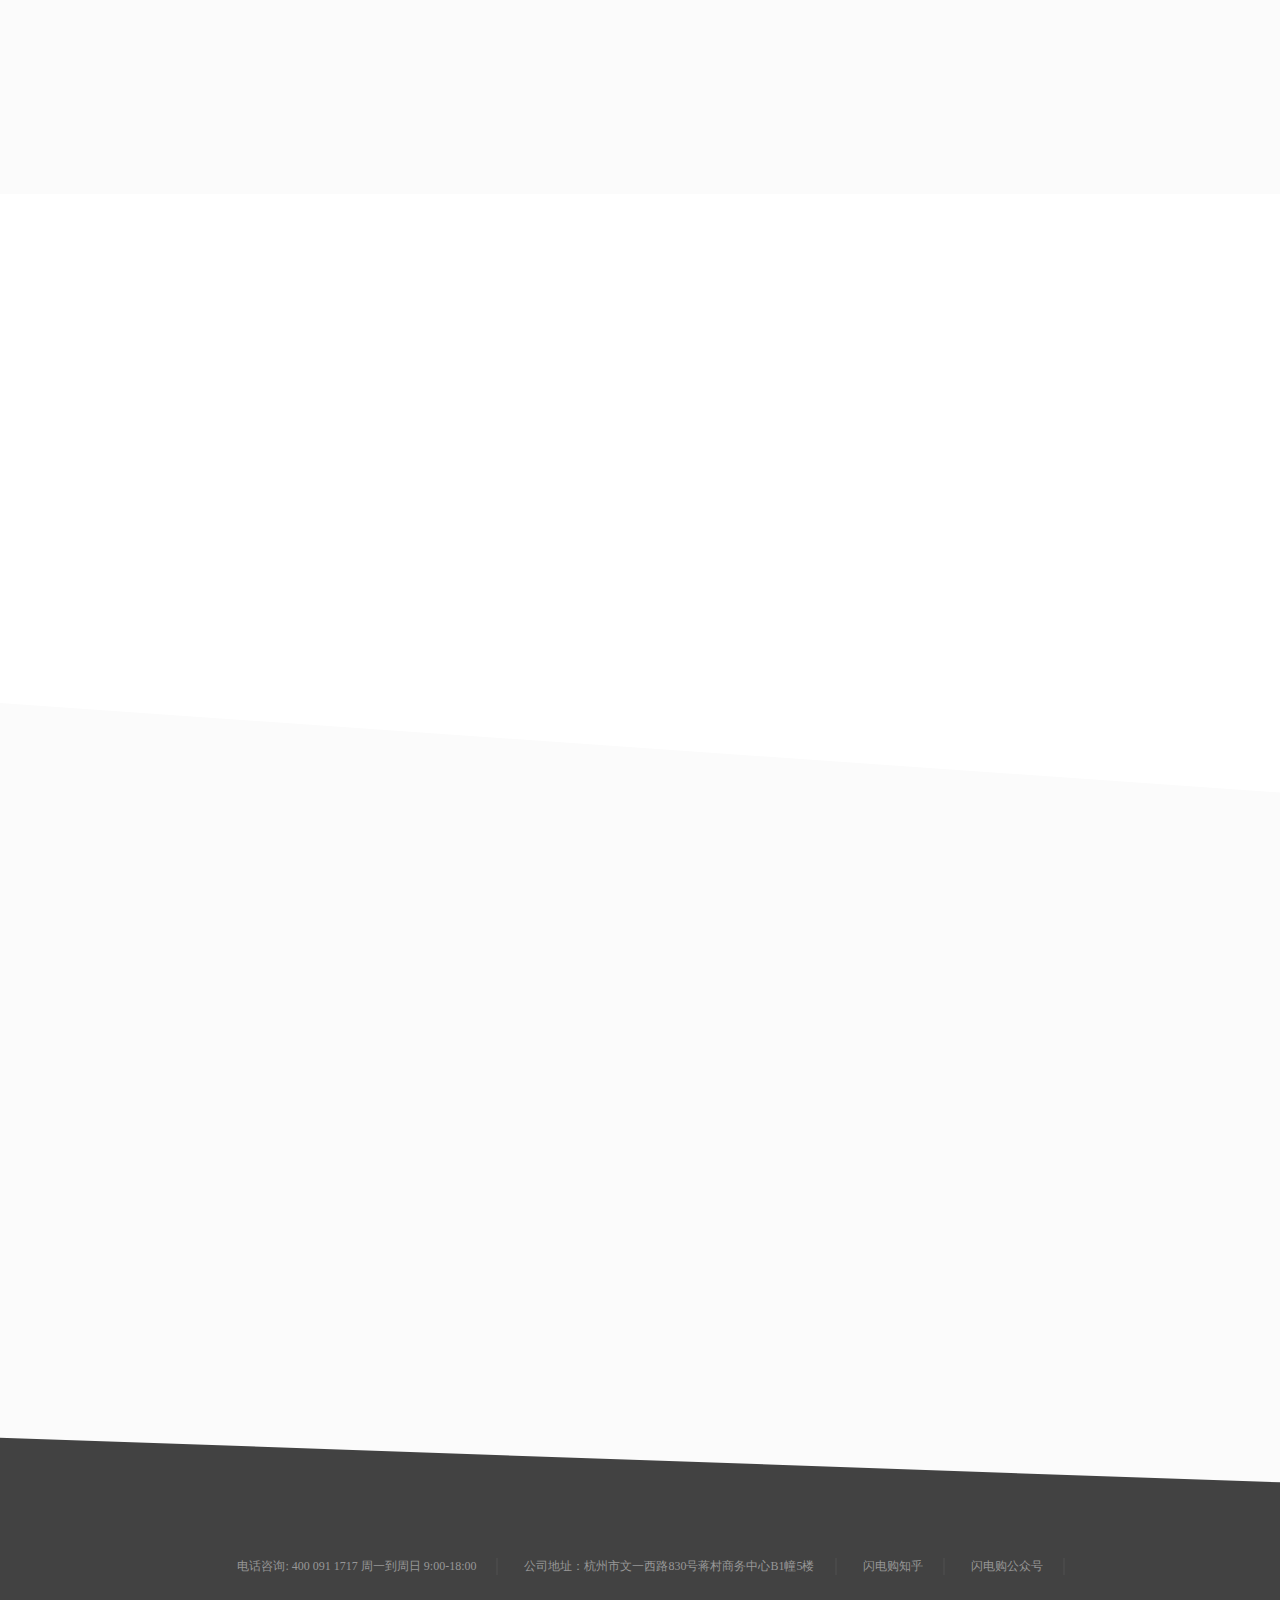
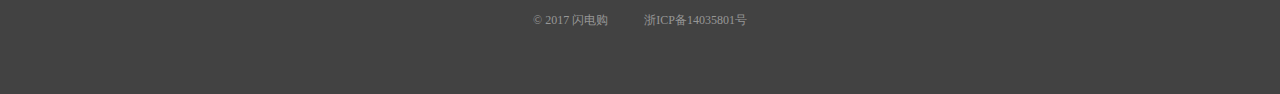
<file: shandiangou/product.html>
<!DOCTYPE html>
<html lang="en">
<head>
	<meta charset="UTF-8"/>
	<title>闪电购官网 - 产品中心</title>
	<link rel="stylesheet" type="text/css" href="css/product.css">
	<link rel="icon" href="images/lo.ico">
</head>
<body>
<!-- 头部 -->
<div class="header">
	<div class="fu w">
		<div class="logo fl"><img src="images/logo.png"></div>
		<div class="link fr">
			<a href="index.html">首页</a>
			<a href="#" style="color: #000;">产品中心</a>
			<a href="case.html">解决方案</a>
			<a href="#">客户案例</a>
			<a href="#">运营服务</a>
			<a href="activity.html">市场活动</a>
			<a href="#">关于我们</a>
			<span style="left: 123px"></span>
		</div>
	</div>
</div>
<!-- 大图 -->
<div class="banner">
	<img src="images/banner.png">
</div>
<!-- 5个选择 -->
<div class="fiveDiv">
	<div class="tab-btns">
		<span style="border-left: 1px solid #fff;" class="seleSpan">一号管家</span>
		<span>闪电拣</span>
		<span>APP</span>
		<span>闪电购CRM</span>
		<span>小程序</span>
	</div>
	<div class="tab-pages">
		<div class="sec1">
			<h2>一站式全渠道业务中台</h2>
			<p>一号管家是一站式的全渠道业务操作中台，对接线上各大流量平台，最大化利用流量价值。</p>
			<p>一站式管理店铺、商品、库存、订单、对账、营销，实现线上线下全渠道实时同步。</p>
		</div>
		<div class="sec2">
			<div class="words">
				<div class="one">
						<img src="images/img1.png">
					<div class="input">
						<h1>全渠道低成本获客</h1>	
						<p>越来越多的消费者生活在手机上，仅靠门店客流怎么够！顾客在哪里，就要把生意做到哪里！但是线上渠道众多，该怎么选择？闪电购一号管家，用一个平台对接所有流量，实现低成本获客。</p>
						<p>外卖平台：饿了么，美团外卖，百度外卖，京东到家；<br>电商平台：天猫，淘宝<br>自建平台：APP、小程序/H5</p>
					</div>
				</div>
			</div>
		</div>
		<div class="sec3">
			<div class="three">
				<div class="intro">
					<h1>一站式高效管理</h1>
					<p>一个后台管理多个流量平台，统一管理全渠道店铺营业、商品上架下架、营销活动投放、订单状态管理，整体报表和成本核算，轻松高效。</p>
					<p>商品：商品图、价格、库存，一键设置，上传更新所有渠道。<br>营销活动：一站式管理全渠道的营销功能，制定投放策略。<br>订单：全渠道订单统一汇总，实时了解渠道订单比例和收益情况。</p>
				</div>
				<img src="images/img2.png">
			</div>
		</div>
		<div class="sec2">
			<div class="words">
				<div class="one two">
						<img src="images/img3.png">
					<div class="input">
						<h1>全链路数据打通</h1>	
						<p>与实体零售企业原有ERP系统接口打通，与线上各渠道终端的接口打通，在一号管家中台上实现数据标准统一。</p>
						<p>实现数据在企业内部各个系统中流动，数据打通。为门店的数字化、标准化提供数据基础。并为打通供应链，实现智能采购提供支持。</p>
						<p></p>
					</div>
				</div>
			</div>
		</div>
	</div>
</div>
<!-- 脚部 -->
<div class="footer">
	<ul>
		<li>电话咨询: 400 091 1717 周一到周日 9:00-18:00</li>
		<li>公司地址：杭州市文一西路830号蒋村商务中心B1幢5楼</li>
		<li>闪电购知乎</li>
		<li>闪电购公众号</li>
	</ul>
	<p><span>© 2017 闪电购</span><span>浙ICP备14035801号</span></p>
</div>
</body>
</html>
<script type="text/javascript" src="js\jquery-1.8.3.min.js"></script>
<script type="text/javascript" src="js/product.js"></script>
</file>
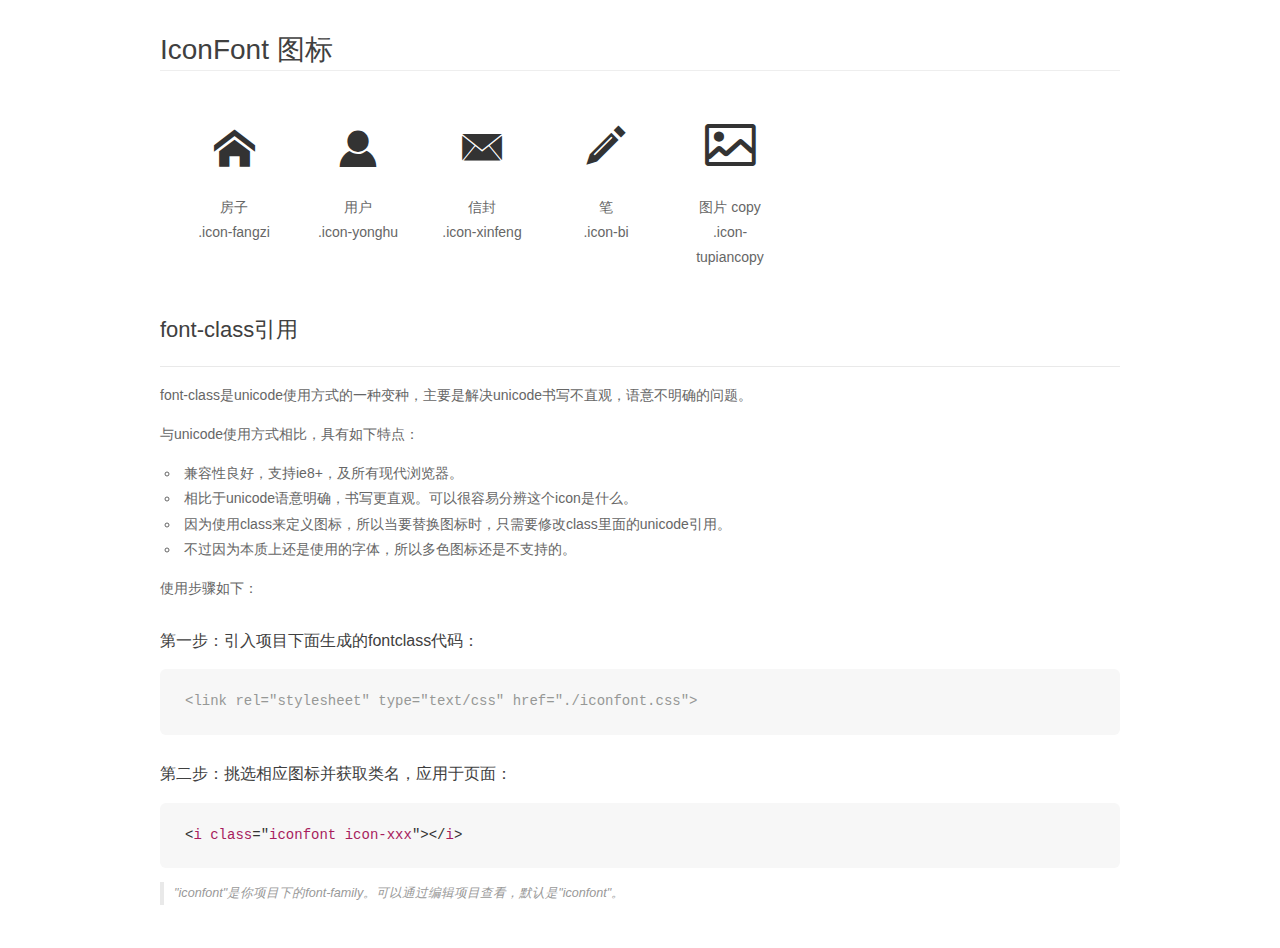
<file: Home/font/demo_fontclass.html>
<!DOCTYPE html>
<html>
<head>
    <meta charset="utf-8"/>
    <title>IconFont</title>
    <link rel="stylesheet" href="demo.css">
    <link rel="stylesheet" href="iconfont.css">
</head>
<body>
    <div class="main markdown">
        <h1>IconFont 图标</h1>
        <ul class="icon_lists clear">
            
                <li>
                <i class="icon iconfont icon-fangzi"></i>
                    <div class="name">房子</div>
                    <div class="fontclass">.icon-fangzi</div>
                </li>
            
                <li>
                <i class="icon iconfont icon-yonghu"></i>
                    <div class="name">用户</div>
                    <div class="fontclass">.icon-yonghu</div>
                </li>
            
                <li>
                <i class="icon iconfont icon-xinfeng"></i>
                    <div class="name">信封</div>
                    <div class="fontclass">.icon-xinfeng</div>
                </li>
            
                <li>
                <i class="icon iconfont icon-bi"></i>
                    <div class="name">笔</div>
                    <div class="fontclass">.icon-bi</div>
                </li>
            
                <li>
                <i class="icon iconfont icon-tupiancopy"></i>
                    <div class="name">图片 copy</div>
                    <div class="fontclass">.icon-tupiancopy</div>
                </li>
            
        </ul>

        <h2 id="font-class-">font-class引用</h2>
        <hr>

        <p>font-class是unicode使用方式的一种变种，主要是解决unicode书写不直观，语意不明确的问题。</p>
        <p>与unicode使用方式相比，具有如下特点：</p>
        <ul>
        <li>兼容性良好，支持ie8+，及所有现代浏览器。</li>
        <li>相比于unicode语意明确，书写更直观。可以很容易分辨这个icon是什么。</li>
        <li>因为使用class来定义图标，所以当要替换图标时，只需要修改class里面的unicode引用。</li>
        <li>不过因为本质上还是使用的字体，所以多色图标还是不支持的。</li>
        </ul>
        <p>使用步骤如下：</p>
        <h3 id="-fontclass-">第一步：引入项目下面生成的fontclass代码：</h3>


        <pre><code class="lang-js hljs javascript"><span class="hljs-comment">&lt;link rel="stylesheet" type="text/css" href="./iconfont.css"&gt;</span></code></pre>
        <h3 id="-">第二步：挑选相应图标并获取类名，应用于页面：</h3>
        <pre><code class="lang-css hljs">&lt;<span class="hljs-selector-tag">i</span> <span class="hljs-selector-tag">class</span>="<span class="hljs-selector-tag">iconfont</span> <span class="hljs-selector-tag">icon-xxx</span>"&gt;&lt;/<span class="hljs-selector-tag">i</span>&gt;</code></pre>
        <blockquote>
        <p>"iconfont"是你项目下的font-family。可以通过编辑项目查看，默认是"iconfont"。</p>
        </blockquote>
    </div>
</body>
</html>
</file>
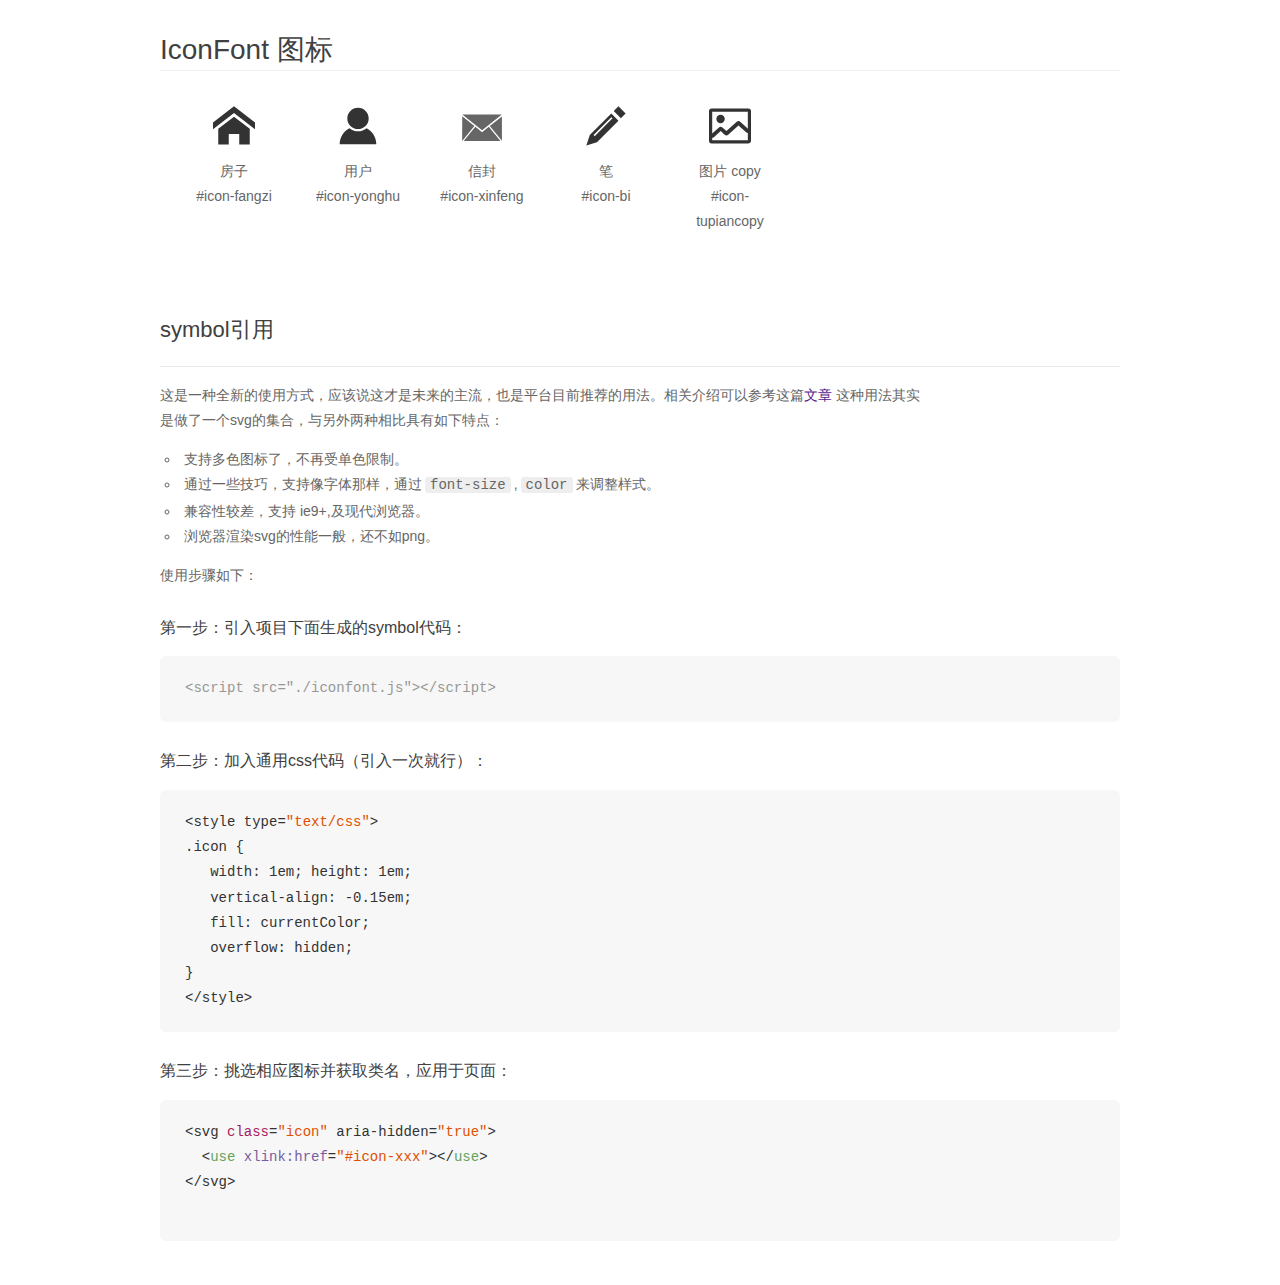
<file: Home/font/demo_symbol.html>
<!DOCTYPE html>
<html>
<head>
    <meta charset="utf-8"/>
    <title>IconFont</title>
    <link rel="stylesheet" href="demo.css">
    <script src="iconfont.js"></script>

    <style type="text/css">
        .icon {
          /* 通过设置 font-size 来改变图标大小 */
          width: 1em; height: 1em;
          /* 图标和文字相邻时，垂直对齐 */
          vertical-align: -0.15em;
          /* 通过设置 color 来改变 SVG 的颜色/fill */
          fill: currentColor;
          /* path 和 stroke 溢出 viewBox 部分在 IE 下会显示
             normalize.css 中也包含这行 */
          overflow: hidden;
        }

    </style>
</head>
<body>
    <div class="main markdown">
        <h1>IconFont 图标</h1>
        <ul class="icon_lists clear">
            
                <li>
                    <svg class="icon" aria-hidden="true">
                        <use xlink:href="#icon-fangzi"></use>
                    </svg>
                    <div class="name">房子</div>
                    <div class="fontclass">#icon-fangzi</div>
                </li>
            
                <li>
                    <svg class="icon" aria-hidden="true">
                        <use xlink:href="#icon-yonghu"></use>
                    </svg>
                    <div class="name">用户</div>
                    <div class="fontclass">#icon-yonghu</div>
                </li>
            
                <li>
                    <svg class="icon" aria-hidden="true">
                        <use xlink:href="#icon-xinfeng"></use>
                    </svg>
                    <div class="name">信封</div>
                    <div class="fontclass">#icon-xinfeng</div>
                </li>
            
                <li>
                    <svg class="icon" aria-hidden="true">
                        <use xlink:href="#icon-bi"></use>
                    </svg>
                    <div class="name">笔</div>
                    <div class="fontclass">#icon-bi</div>
                </li>
            
                <li>
                    <svg class="icon" aria-hidden="true">
                        <use xlink:href="#icon-tupiancopy"></use>
                    </svg>
                    <div class="name">图片 copy</div>
                    <div class="fontclass">#icon-tupiancopy</div>
                </li>
            
        </ul>


        <h2 id="symbol-">symbol引用</h2>
        <hr>

        <p>这是一种全新的使用方式，应该说这才是未来的主流，也是平台目前推荐的用法。相关介绍可以参考这篇<a href="">文章</a>
        这种用法其实是做了一个svg的集合，与另外两种相比具有如下特点：</p>
        <ul>
          <li>支持多色图标了，不再受单色限制。</li>
          <li>通过一些技巧，支持像字体那样，通过<code>font-size</code>,<code>color</code>来调整样式。</li>
          <li>兼容性较差，支持 ie9+,及现代浏览器。</li>
          <li>浏览器渲染svg的性能一般，还不如png。</li>
        </ul>
        <p>使用步骤如下：</p>
        <h3 id="-symbol-">第一步：引入项目下面生成的symbol代码：</h3>
        <pre><code class="lang-js hljs javascript"><span class="hljs-comment">&lt;script src="./iconfont.js"&gt;&lt;/script&gt;</span></code></pre>
        <h3 id="-css-">第二步：加入通用css代码（引入一次就行）：</h3>
        <pre><code class="lang-js hljs javascript">&lt;style type=<span class="hljs-string">"text/css"</span>&gt;
.icon {
   width: <span class="hljs-number">1</span>em; height: <span class="hljs-number">1</span>em;
   vertical-align: <span class="hljs-number">-0.15</span>em;
   fill: currentColor;
   overflow: hidden;
}
&lt;<span class="hljs-regexp">/style&gt;</span></code></pre>
        <h3 id="-">第三步：挑选相应图标并获取类名，应用于页面：</h3>
        <pre><code class="lang-js hljs javascript">&lt;svg <span class="hljs-class"><span class="hljs-keyword">class</span></span>=<span class="hljs-string">"icon"</span> aria-hidden=<span class="hljs-string">"true"</span>&gt;<span class="xml"><span class="hljs-tag">
  &lt;<span class="hljs-name">use</span> <span class="hljs-attr">xlink:href</span>=<span class="hljs-string">"#icon-xxx"</span>&gt;</span><span class="hljs-tag">&lt;/<span class="hljs-name">use</span>&gt;</span>
</span>&lt;<span class="hljs-regexp">/svg&gt;
        </span></code></pre>
    </div>
</body>
</html>
</file>
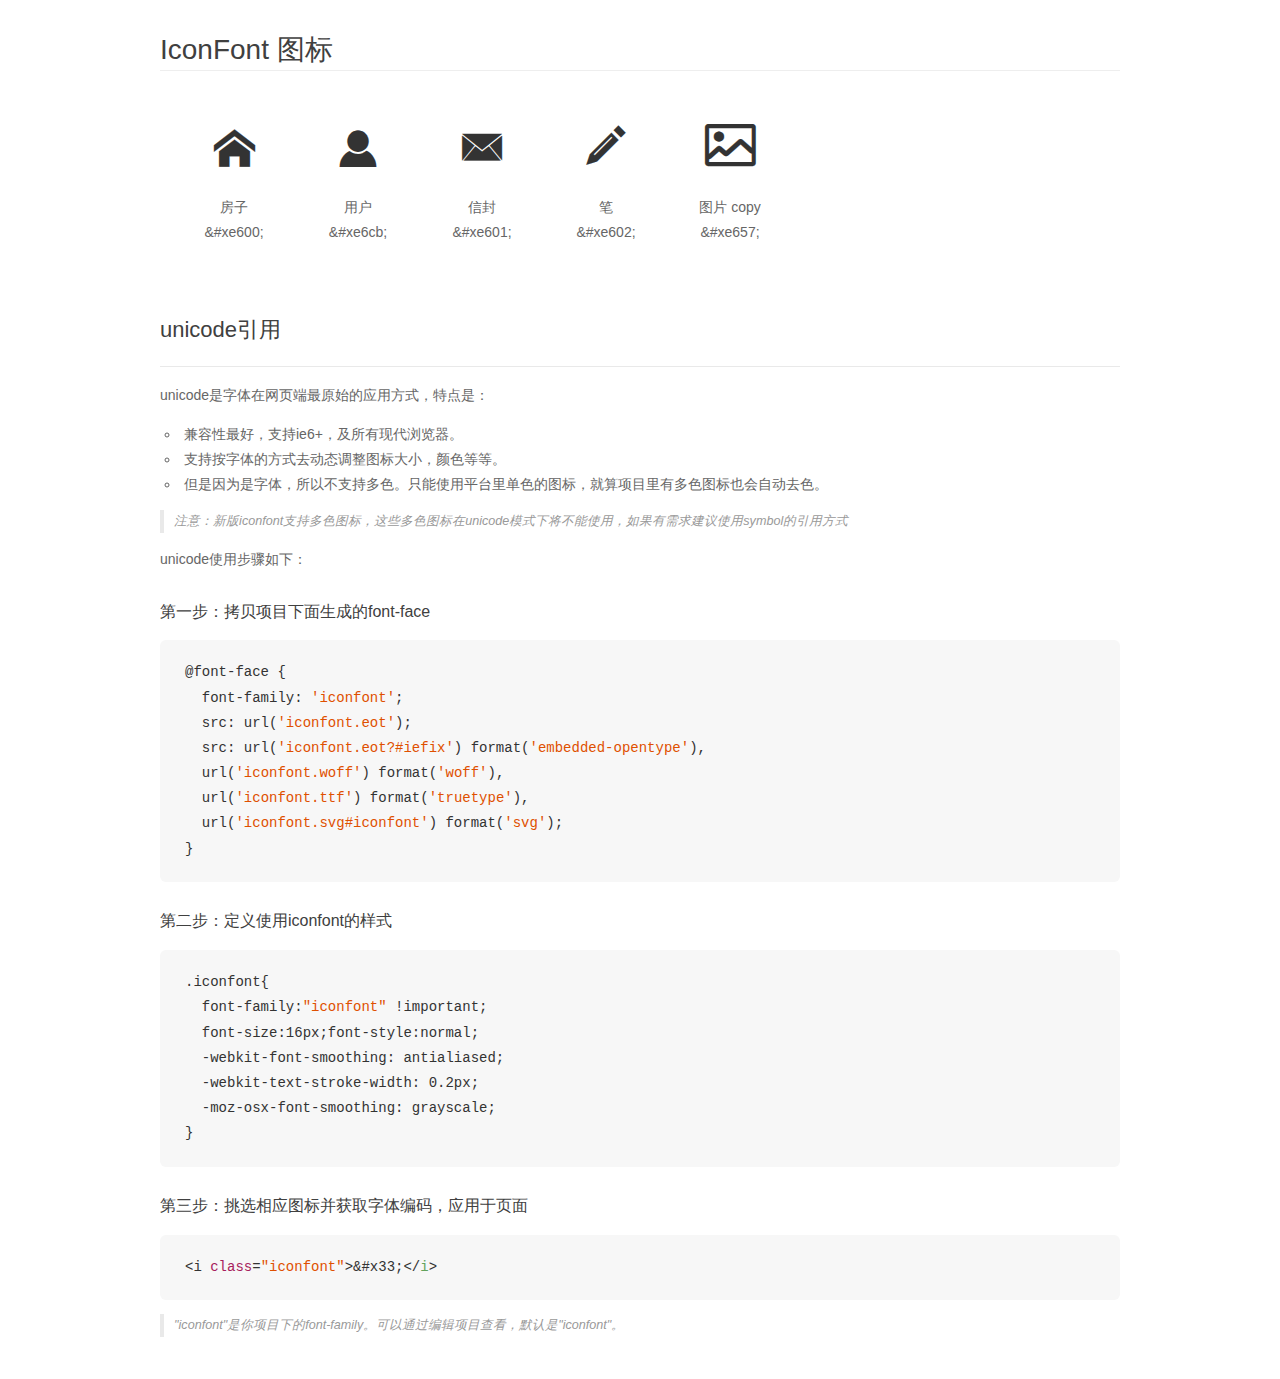
<file: Home/font/demo_unicode.html>
<!DOCTYPE html>
<html>
<head>
    <meta charset="utf-8"/>
    <title>IconFont</title>
    <link rel="stylesheet" href="demo.css">

    <style type="text/css">

        @font-face {font-family: "iconfont";
          src: url('iconfont.eot'); /* IE9*/
          src: url('iconfont.eot#iefix') format('embedded-opentype'), /* IE6-IE8 */
          url('iconfont.woff') format('woff'), /* chrome, firefox */
          url('iconfont.ttf') format('truetype'), /* chrome, firefox, opera, Safari, Android, iOS 4.2+*/
          url('iconfont.svg#iconfont') format('svg'); /* iOS 4.1- */
        }

        .iconfont {
          font-family:"iconfont" !important;
          font-size:16px;
          font-style:normal;
          -webkit-font-smoothing: antialiased;
          -webkit-text-stroke-width: 0.2px;
          -moz-osx-font-smoothing: grayscale;
        }

    </style>
</head>
<body>
    <div class="main markdown">
        <h1>IconFont 图标</h1>
        <ul class="icon_lists clear">
            
                <li>
                <i class="icon iconfont">&#xe600;</i>
                    <div class="name">房子</div>
                    <div class="code">&amp;#xe600;</div>
                </li>
            
                <li>
                <i class="icon iconfont">&#xe6cb;</i>
                    <div class="name">用户</div>
                    <div class="code">&amp;#xe6cb;</div>
                </li>
            
                <li>
                <i class="icon iconfont">&#xe601;</i>
                    <div class="name">信封</div>
                    <div class="code">&amp;#xe601;</div>
                </li>
            
                <li>
                <i class="icon iconfont">&#xe602;</i>
                    <div class="name">笔</div>
                    <div class="code">&amp;#xe602;</div>
                </li>
            
                <li>
                <i class="icon iconfont">&#xe657;</i>
                    <div class="name">图片 copy</div>
                    <div class="code">&amp;#xe657;</div>
                </li>
            
        </ul>
        <h2 id="unicode-">unicode引用</h2>
        <hr>

        <p>unicode是字体在网页端最原始的应用方式，特点是：</p>
        <ul>
        <li>兼容性最好，支持ie6+，及所有现代浏览器。</li>
        <li>支持按字体的方式去动态调整图标大小，颜色等等。</li>
        <li>但是因为是字体，所以不支持多色。只能使用平台里单色的图标，就算项目里有多色图标也会自动去色。</li>
        </ul>
        <blockquote>
        <p>注意：新版iconfont支持多色图标，这些多色图标在unicode模式下将不能使用，如果有需求建议使用symbol的引用方式</p>
        </blockquote>
        <p>unicode使用步骤如下：</p>
        <h3 id="-font-face">第一步：拷贝项目下面生成的font-face</h3>
        <pre><code class="lang-js hljs javascript">@font-face {
  font-family: <span class="hljs-string">'iconfont'</span>;
  src: url(<span class="hljs-string">'iconfont.eot'</span>);
  src: url(<span class="hljs-string">'iconfont.eot?#iefix'</span>) format(<span class="hljs-string">'embedded-opentype'</span>),
  url(<span class="hljs-string">'iconfont.woff'</span>) format(<span class="hljs-string">'woff'</span>),
  url(<span class="hljs-string">'iconfont.ttf'</span>) format(<span class="hljs-string">'truetype'</span>),
  url(<span class="hljs-string">'iconfont.svg#iconfont'</span>) format(<span class="hljs-string">'svg'</span>);
}
</code></pre>
        <h3 id="-iconfont-">第二步：定义使用iconfont的样式</h3>
        <pre><code class="lang-js hljs javascript">.iconfont{
  font-family:<span class="hljs-string">"iconfont"</span> !important;
  font-size:<span class="hljs-number">16</span>px;font-style:normal;
  -webkit-font-smoothing: antialiased;
  -webkit-text-stroke-width: <span class="hljs-number">0.2</span>px;
  -moz-osx-font-smoothing: grayscale;
}
</code></pre>
        <h3 id="-">第三步：挑选相应图标并获取字体编码，应用于页面</h3>
        <pre><code class="lang-js hljs javascript">&lt;i <span class="hljs-class"><span class="hljs-keyword">class</span></span>=<span class="hljs-string">"iconfont"</span>&gt;&amp;#x33;<span class="xml"><span class="hljs-tag">&lt;/<span class="hljs-name">i</span>&gt;</span></span></code></pre>

        <blockquote>
        <p>"iconfont"是你项目下的font-family。可以通过编辑项目查看，默认是"iconfont"。</p>
        </blockquote>
    </div>


</body>
</html>
</file>
<file: Home/css/index.css>
*{margin:0;padding:0;}
ul,li{list-style: none;}
body{overflow: hidden;}
nav {
    top: 10vh;
    bottom: 10vh;
    text-align: center;
    background: rgba(0, 0, 0, 0.5);
    position: fixed;
    z-index: 100;
    height: 80vh;
    left: 0;
    width: 20%;
    font-weight: 300;
    font-size: 1rem;
}
nav .logo {
    margin-top: 45px;
    padding: 0px 20px;
}
nav .logo img {
    max-width: 100%;
    overflow-y: hidden;
}
nav ul {
    margin-top: 60px;
    text-align: left;
    margin-left: 40px;
    list-style-type: none;
    height: 48vh;
    display: -webkit-box;
    display: -ms-flexbox;
    display: flex;
    -webkit-box-orient: vertical;
    -webkit-box-direction: normal;
    flex-direction: column;
    justify-content: space-around;
    /*border: 1px solid red;*/
}
nav ul li {
    margin: 25px 0px;
}
nav a {
    text-decoration: none!important;
    font-size: 14px;
    letter-spacing: 0.5px;
    -webkit-transition: color 2s, background 1s;
    transition: color 2s, background 1s;
    padding: 20px 32px;
    position: relative;
    z-index: 0;
    color: #fff;
    font-weight: bold;
}
nav a.active {
    background-color: #fff;
    color: #232323;
}
.fa {
    display: inline-block;
    font: normal normal normal 14px/1 FontAwesome;
    font-size: inherit;
    text-rendering: auto;
    -webkit-font-smoothing: antialiased;
}
nav ul li i {
    width: 25px;
    height: 25px;
}
nav em {
    font-style: normal;
    margin-left: 5px;
    font-size: 14px;
}
nav a.active {
    background-color: #fff;
    color: #232323;
} 
.slides {
    width: 500vw;
    height: 100vh;
    -webkit-transition: -webkit-transform 0.8s ease;
   /* border: 1px solid red;*/}
.slides .slide {
    height: 100vh;
    width: 100vw;
    float: left;
    text-align: center;
    background-size: cover;
}
.slides .slide:nth-child(1) {
    background-image: url(../img/first_bg.jpg);
}
.slides .slide:nth-child(2) {
    background-image: url(../img/second_bg.jpg);
}
.slides .slide:nth-child(3) {
    background-image: url(../img/third_bg.jpg);
}
.slides .slide:nth-child(4) {
    background-image: url(../img/fourth_bg.jpg);
}
.slides .slide:nth-child(5) {
    background-image: url(../img/fifth_bg.jpg);
}
.slides .slide .content {
	overflow-x: hidden;
    overflow-y: scroll;
    position: relative;
    width: 70%;
    height: 80%;
    left: 30%;
    top: 10%;
    bottom: 10%;
    background: rgba(0, 0, 0, 0.5);
}
.slides .slide .content::-webkit-scrollbar {/*滚动条整体样式*/
    width: 4px;     /*高宽分别对应横竖滚动条的尺寸*/
    height: 4px;
}
.slides .slide .content::-webkit-scrollbar-thumb {/*滚动条里面小方块*/
    border-radius: 5px;
    -webkit-box-shadow: inset 0 0 5px rgba(0,0,0,0.2);
    background: rgba(255,255,255,0.2);
}
.slides .slide .content::-webkit-scrollbar-track {/*滚动条里面轨道*/
    -webkit-box-shadow: inset 0 0 5px rgba(0,0,0,0.2);
    border-radius: 0;
    background: rgba(227,227,227,0.1);
}
.first-content {
    padding: 100px;
    text-align: left;
    padding-top: 13%;
}
.container-fluid {
    padding-right: 15px;
    padding-left: 15px;
    margin-right: auto;
    margin-left: auto;
}
.first-content h2 {
    font-size: 36px;
    text-transform: uppercase;
    font-weight: 700;
    color: #fff;
    letter-spacing: 0.5px;
    border-bottom: 2px solid #fff;
    display: inline-block;
    padding-bottom: 10px;
    margin-bottom: 20px;
    margin-top: 0px;
}
.first-content .main-btn {
    display: inline-block;
    margin-right: 15px;
}
.first-content .main-btn a {
    display: inline-block;
    border: 2px solid #fff;
    padding: 8px 15px;
    font-size: 13px;
    text-transform: uppercase;
    letter-spacing: 1px;
    color: #fff;
    text-decoration: none;
    transition: all 0.5s;
    transition: all 0.5s;
}
.first-content p {
    color: #fff;
    font-size: 13px;
    text-transform: uppercase;
    font-weight: 300;
    letter-spacing: 2px;
    line-height: 26px;
    margin-bottom: 20px;
}
nav a:hover {
	color: #000;
    text-decoration: none;
    -webkit-animation: fillColour 0.7s forwards ease-in-out;
    animation: fillColour 0.7s forwards ease-in-out;
}
nav a::before {
    content: "";
    position: absolute;
    height: 0%;
    width: 0%;
    bottom: 0;
    left: 0;
    opacity: 1;
    z-index: -1;
}
nav a:hover::before {
    -webkit-animation: fill 0.7s forwards ease-in-out;
    animation: fill 0.7s forwards ease-in-out;
    opacity: 1;
}
@-webkit-keyframes fillColour {
  0% {
    color: #fff;
  }
  50% {
    color: #fff;
  }
  100% {
    color: #333;
  }
}
@-webkit-keyframes fill {
  0% {
    width: 0%;
    height: 1px;
  }
  50% {
    width: 100%;
    height: 1px;
  }
  100% {
    width: 100%;
    height: 100%;
    background: #fff;
  }
}
.main-btn a:hover {
    background-color: #fff;
    color: #232323!important;
}
.second-content h2 {
	font-size: 36px;
	text-transform: uppercase;
	font-weight: 700;
	color: #fff;
	letter-spacing: 0.5px;
	border-bottom: 2px solid #fff;
	display: inline-block;
	padding-bottom: 10px;
	margin-bottom: 20px;
	margin-top: 0px;
}

.second-content p {
	font-size: 13px;
	color: #fff;
	letter-spacing: 0.5px;
	font-weight: 300;
	line-height: 24px;
	margin-bottom: 30px;
}

.second-content a {
	color: #fff;
	text-decoration: underline;
}

.second-content .main-btn a {
	display: inline-block;
	border: 2px solid #fff;
	padding: 8px 15px;
	font-size: 13px;
	text-transform: uppercase;
	letter-spacing: 1px;
	color: #fff;
	text-decoration: none;
	transition: all 0.5s;
}
.second-content .left-content {
    padding: 60px;
    text-align: left;
}
.fourth-content .item {
    margin: 10px;
}
.fourth-content .item .thumb {
    position: relative;
}
.fourth-content .item .hover-effect {
    text-align: left;
    position: absolute;
    color: #fff;
    background-color: rgba(0,0,0,0.95);
    bottom: 0;
    top: 0;
    left: 0;
    right: 0;
    opacity: 0;
    visibility: hidden;
    transition: all 0.8s;
}
.fourth-content .item .hover-effect .hover-content {
    transform: translateY(-50%);
    position: absolute;
    text-align: left;
    width: 100%;
    top: 50%;
    left: 0;
    padding: 30px;
}
.fourth-content .item .hover-effect h2 {
    font-size: 18px;
    text-transform: uppercase;
    font-weight: 700;
    color: #fff;
    letter-spacing: 0.5px;
    border-bottom: 1px solid #fff;
    display: inline-block;
    padding-bottom: 10px;
    margin-bottom: 10px;
    margin-top: 0px;
}

.fourth-content .item .hover-effect p {
    font-size: 13px;
    text-transform: uppercase;
    letter-spacing: 0.5px;
    line-height: 22px;
    padding-bottom: 0px;
    margin-bottom: 0px;
}
.fourth-content .item img {
    max-width: 100%;
    overflow: hidden;
}
.fourth-content .item:hover .hover-effect {
    opacity: 1;
    visibility: visible;
}
fieldset {
    padding: .35em .625em .75em;
    margin: 0 2px;
    border: 1px solid silver;
}

.fifth-content input {
    border-radius: 0px;
    padding-left: 15px;
    font-size: 13px;
    font-weight: 300;
    color: #fff;
    background-color: rgba(250, 250, 250, 0.15);
    outline: none;
    border: none;
    box-shadow: none;
    line-height: 40px;
    height: 40px;
    width: 100%;
    margin-bottom: 25px;
}
.fifth-content #contact {
    padding: 50px 50px 50px 50px;
}
.fifth-content textarea {
    border-radius: 0px;
    padding-left: 15px;
    padding-top: 10px;
    font-size: 13px;
    font-weight: 300;
    color: #fff;
    background-color: rgba(250, 250, 250, 0.15);
    outline: none;
    border: none;
    box-shadow: none;
    height: 252px;
    max-height: 220px;
    width: 100%;
    max-width: 100%;
    margin-bottom: 25px;
}
div.xiao{
	opacity: 0;
	display: none;	
}
.BigBox{
	width: 100vw;
	height: 100vh;
	position: absolute;
    top: 0;
    left: 0;
    z-index: 99999;
    background-color: black;
    transition: opacity 0.5s;
    opacity: 0.9;
}
.BigBox>div{
	width: 600px;
	margin: 150px auto;
}
.BigBox a{
	display: block;
    float: right;
    width: 30px;
    height: 30px;
    background: url(../img/close.png) top right no-repeat;
    text-align: right;
}
.BigBox img{
	width: 600px;
	height: 400px;
    border: 10px solid white;
    border-radius: 5px;
}
</file>
<file: Home/css/font.css>
@font-face {
  font-family: 'iconfont';
  src: url('../font/iconfont.eot');
  src: url('../font/iconfont.eot?#iefix') format('embedded-opentype'),
  url('../font/iconfont.woff') format('woff'),
  url('../font/iconfont.ttf') format('truetype'),
  url('../font/iconfont.svg#iconfont') format('svg');
}
.iconfont{
  font-family:"iconfont" !important;
  font-size:16px;font-style:normal;
  -webkit-font-smoothing: antialiased;
  -webkit-text-stroke-width: 0.2px;
  -moz-osx-font-smoothing: grayscale;
}
</file>
<file: Home/css/b.css>
nav ul li em {
    display: none;
}
nav ul {
	margin-left: 0px;
}
nav{
    width: 15vh;
}
</file>
<file: shandiangou/css/index.css>
* {
    margin: 0;
    padding: 0;
    font-family: "微软雅黑";
}
body{
	overflow-x: hidden;
}
input{outline:none;}
a{text-decoration: none;color: #000;}
ul li{list-style: none;}
img{border:none;}
.fl{
	float: left;
}
.fr{
	float: right;
}
.w{
	width: 1200px;
	margin: 0 auto;
}
/*头部*/
.header{
	position: fixed;
    top: 0;
    left: 0;
    width: 100%;
    height: 60px;
    box-sizing: border-box;
    background: transparent;
    z-index: 999;
}
.bian{
	box-shadow: 0 0 4px hsla(0,0%,73%,.52);
    background: #fff;
    z-index: 9999;
}
.header .fu{
    max-width: 1050px;
    box-sizing: border-box;
    height: 60px;
}
.header .fu .logo{
	padding: 9px 0;
}
.header .fu .link{
	padding-top: 20px;
    font-weight: 400;
    position: relative;
}
.header .fu .link a{
	display: inline-block;
    margin-left: 40px;
    width: 60px;
    font-size: 14px;
    padding: 0 2px 4px;
    color: rgba(51,51,51,.6);
    -webkit-box-sizing: border-box;
    box-sizing: border-box;
}
.header .fu .link span{
    border-bottom: 2px solid #333;
    position: absolute;
    bottom: 0;
    left: 15px;
    width: 85px;
}
/*轮播*/
.slider{
    position: relative;
    width: 100%;
    height: 729.9px;
}
.slider .items{
    position: relative;
    width: 100%;
    transform: none;
    overflow: hidden;
    height: 778.6px;
}
.items .item{
    height: 730px;
    position: absolute;
    top: 0;
    left: 0;
    bottom: 0;
    right: 0;
    margin:0 auto;
    min-width: 1220px;
}
.items .item .img_one{
    position: absolute;
    top: 0;
    left: 0;
    width: 100%;
    height: 100%;
}
.items .item .img_two{
    position: absolute;
    top: 0;
    right: 0;
    width: 100%;
    height: 100%;
}
.items .item .info{
    position: absolute;
    top: 348px;
    left: 184px;
    color: #fff;
}
.info h1{
    font-size: 30px;
}
.info h2{
    font-size: 35px;
    line-height: 74px;
}
.info h1,.info h2{
    font-weight: 400;
}
.info p{
    margin: 10px 0 0;
    font-size: 18px;
}
.info a{
    display: inline-block;
    margin-top: 30px;
    width: 123px;
    height: 34px;
    text-align: center;
    font-size: 16px;
    line-height: 34px;
    color: #d6b22c;
    background-color: #fff;
    font-weight: 400;
    border-radius: 120px;
}
.slider .menus{
    position: absolute;
    right: 0;
    left: 0;
    bottom: 40px;
    margin: 0 auto;
    width: 216px;
    text-align: center;
    font-size: 0;
    z-index: 99;
}
.slider .menus span{
    display: inline-block;
    margin: 4.8px;
    width: 59.7px;
    height: 4px;
    opacity: .2;
    cursor: pointer;
    background-color: black;
}
/*新服务*/
.newBig{
    position: relative;
    margin:0 auto;
    /*height: 4210px;*/
}
.newBig>div{
    text-align: center;
    overflow: hidden;
}
.newBig h1{
    margin: 159px auto 14px;
    font-size: 26px;
    color: #6f6f6f;
    font-weight: 400;
    line-height: 28px;
}
.newBig p{
    margin: 0 auto;
    max-width: 450px;
    font-size: 13px;
    color: #999;
    line-height: 24px;
    overflow: hidden;
}
.newBig .sec1{
    width: 1200px;
    height: 500px;
    margin: 0 auto;
    position: relative;
}
.newBig .srcD{
    margin: 96px auto;
    text-align: center;
    position: absolute;
    left: -10%;
    opacity: 0;
}
.newBig .srcD .lala{
    margin-right: 30px;
    width: 318px;
    display: inline-block;
}
.newBig .srcD .lala img{
    transition: all 0.5s;
}
.newBig .srcD .lala img:hover{
    transform: scale(1.3);
}
.newBig .srcD .lala h2{
    margin: 0 0 15px;
    font-size: 15px;
    color: #6f6f6f;
}
.newBig .sec2{
    width: 1200px;
    height: 1165px;
    margin:0 auto;
    text-align: center;
}
.newBig a{
    display: block;
    margin: 20px 0 30px;
    color: #12b3cf;
    font-size: 12px;
}
.newBig .sec2 #tab-btns{
    margin: 12px 0;
    font-size: 0;
}
.newBig .sec2 #tab-btns .select{
    color: #fff;
    border-color: silver;
    background: silver;
}
.newBig .sec2 #tab-btns span{
    display: inline-block;
    padding: 9px 28px;
    font-size: 12px;
    border: 1px solid #e3e3e3;
    border-left: none;
    font-weight: 400;
    cursor: pointer;
}
.newBig .sec2 #tab-pages .preview{
    margin: 70px auto 102px;
    width: 1100px;
    height: 643px;
    background: url(../images/pc.png)no-repeat;
}
.newBig .sec2 #tab-pages .img-words{
    margin: 48px 0;
    text-align: center;
    font-size: 0;
    display: none;
}
.newBig .sec2 #tab-pages .img-words .intro{
    width: 444px;
    margin: 0 0 0 44px;
    display: inline-block;
    text-align: left;
}
.newBig .sec2 #tab-pages .img-words .intro h1{
    font-size: 18px;
    line-height: 18px;
    color: #666;
    font-weight: 400;
    margin: 0 0 40px;
    position: relative;
}
.newBig .sec2 #tab-pages .img-words .intro h1:after{
    position: absolute;
    left: 0;
    bottom: -30px;
    width: 57px;
    height: 2px;
    content: "";
    background: #4bd4ff;
}
.newBig .sec3{
    height: 1136px;
}
.newBig .sec3 .word-img{
    height: 756px;
    background: #fbfbfb;    
    position: relative;
    margin: 48px 0;
    text-align: center;
    font-size: 0;
}
.newBig .sec3 .word-img .intro{
    margin-right: 40px;
    width: 420px;
    display: inline-block;
    text-align: left;
}
.newBig .sec3 .word-img img{
    margin: 160px 0 96px;
    width: 674px;
    height: 504px;
    vertical-align: middle;
}
.newBig .sec4{
    height: 755px;
    width: 1280px;
    margin: 0 auto;
    position: relative;
}
.newBig .sec4 .word{
    margin: 76px 0 240px;
    text-align: center;
    font-size: 0;
    position: absolute;
    left: -15%;
    opacity: 0;
}
.newBig .sec4 .word .iteem{
    display: inline-block;
    margin-left: 124px;
    width: 192px;
}
.newBig .sec4 .word .iteem h1{
    margin: 20px 0 13px;
    font-size: 16px;
    color: #6f6f6f;
    line-height: 22px;
}
.newBig .sec5{
    width: 100%;
    background: #fafafa;
}
.newBig .sec5 .inner{
    position: relative;
    margin: 0 auto;
    width: 100%;
    max-width: 1140px;
    height: 300px;
    box-sizing: border-box;
}
.newBig .sec5 .inner form{
    margin: 49px auto 100px;
    width: 750px;
    box-sizing: border-box;
}
.newBig .sec5 .inner form p{
    margin: 30px auto 14px;
    text-align: left;
    box-sizing: border-box;
    font-weight: 400;
    width: 790px;
    max-width: 790px;
}
.newBig .sec5 .inner form p span{
    margin-right: 30px;
    float: left;
}
.newBig .sec5 .inner form p span label{
    display: block;
    float: none;
    margin-bottom: 7px;
    padding-left: 20px;
    font-size: 12px;
    color: #a8acb9;
    line-height: 12px;
}
.newBig .sec5 .inner form p span input{
    padding: 0 20px;
    width: 360px;
    height: 41px;
    font-size: 14px;
    border: 1px solid #dedede;
    border-radius: 100px;
    box-sizing: border-box;
    background: transparent;
    outline: none;
}
.newBig .sec5 .inner form textarea{
    display: block;
    margin: 0 auto;
    padding: 8px 20px;
    width: 750px;
    max-width: 750px;
    height: 79px;
    font-size: 14px;
    border: 1px solid #dedede;
    box-sizing: border-box;
    border-radius: 10px;
    background: transparent;
}
.newBig .sec5 .inner form button{
    display: block;
    margin: 42px auto 100px;
    width: 213px;
    height: 37.8px;
    font-size: 14px;
    line-height: 14px;
    color: #231815;
    border: none;
    border-radius: 99px;
    background: #ffeb00;
}
/*脚部*/
.footer{
    position: relative;
    padding-top: 192px;
    height: 330px;
    color: #979797;
    text-align: center;
    -webkit-box-sizing: border-box;
    box-sizing: border-box;
    background: #424242;
    overflow: hidden;
}
.footer ul li{
    position: relative;
    display: inline-block;
    padding: 0 22px;
    list-style: none;
    font-size: 12px;
}
.footer ul li:after{
    content: "";
    position: absolute;
    top: 0;
    right: 0;
    width: 1px;
    height: 100%;
    background: #515151;
    -webkit-transform: translateX(-.5px);
    transform: translateX(-.5px);
}
.footer p{
    margin-top: 35px;
    color: #979797;
}
.footer p span{
    display: inline-block;
    margin: 0 18px;
    font-size: 12px;
}
.footer:after {
    position: absolute;
    top: 0;
    right: 0;
    left: -50%;
    margin-right: 50%;
    width: 200%;
    height: 128px;
    background: #fbfbfb;
    content: "";
    -webkit-transform: rotate(2deg) translateY(-80px);
    transform: rotate(2deg) translateY(-32px);
}
</file>
<file: shandiangou/css/activity.css>
* {
    margin: 0;
    padding: 0;
    font-family: "微软雅黑";
}
body{
	overflow-x: hidden;
}
input{outline:none;}
a{text-decoration: none;color: #000;}
ul li{list-style: none;}
img{border:none;}
.fl{
	float: left;
}
.fr{
	float: right;
}
.w{
	width: 1200px;
	margin: 0 auto;
}
/*头部*/
.header{
	position: fixed;
    top: 0;
    left: 0;
    width: 100%;
    height: 60px;
    box-sizing: border-box;
    background: transparent;
    z-index: 999;
}
.bian{
	box-shadow: 0 0 4px hsla(0,0%,73%,.52);
    background: #fff;
    z-index: 9999;
}
.header .fu{
    max-width: 1050px;
    box-sizing: border-box;
    height: 60px;
}
.header .fu .logo{
	padding: 9px 0;
}
.header .fu .link{
	padding-top: 20px;
    font-weight: 400;
    position: relative;
}
.header .fu .link a{
	display: inline-block;
    margin-left: 40px;
    width: 60px;
    font-size: 14px;
    padding: 0 2px 4px;
    color: rgba(51,51,51,.6);
    -webkit-box-sizing: border-box;
    box-sizing: border-box;
}
.header .fu .link span{
    border-bottom: 2px solid #333;
    position: absolute;
    bottom: 0;
    left: 15px;
    width: 85px;
}
/*大图*/
.banner{
	position: relative;
    height: 100%;
    background: #fdd01c;
    text-align: center;
    overflow: hidden;
}
.fiveDiv{
	position: relative;
    margin: 0 auto;
} 
.tab-btns{
    margin: 0 auto;
	position: relative;
	top: -70px;
   	width: 1140px;
   	height: 110px;
   	background-color: #fff;
   	box-shadow: 3px 4px 40px 11px rgba(104,97,34,.1);
    text-align: center;
}
.tab-btns span{
	padding: 0 60px;
    font-size: 22px;
    cursor: pointer;
    box-sizing: border-box;
    color: #999;
    line-height: 110px;
    text-align: center;
}
.tab-btns .seleSpan{
	color: #c49f07;
}
.fiveDiv .tab-page{
    margin: 84px auto 0;
    max-width: 999px;
}
.fiveDiv .tab-page .news{
    margin: 45px 0;
}
.fiveDiv .tab-page .news .imgs{
    float: left;
    width: 249px;
    height: 175px;
    overflow: hidden;
    text-align: center;
    background: #607d8b;
    overflow: hidden;
}
.fiveDiv .tab-page .news .imgs img{
    width: auto;
    height: 100%;
    transition: all 0.5s;
}
.fiveDiv .tab-page .news .imgs img:hover{
    transform: scale(1.1);
}
.fiveDiv .tab-page .news .content{
    margin-left: 286px;
}
.tab-page .news .content h1{
    font-size: 18px;
    line-height: 26px;
    font-weight: 400;
    cursor:pointer;
}
.tab-page .news .content h1:hover{
    color: #c49f07;
}
.tab-page .news .content .for{
    margin: 14px 0 22px;
    font-size: 14px;
    color: #999;
    line-height: 32px;
    display: block;
}
.tab-page .news .content .tag{
    margin: 12px 0;
    color: #031155;
    font-size: 12px;
    line-height: 17px;
    cursor:pointer;
}
/*脚部*/
.footer{
	position: relative;
    padding-top: 192px;
    height: 330px;
    color: #979797;
    text-align: center;
    -webkit-box-sizing: border-box;
    box-sizing: border-box;
    background: #424242;
    overflow: hidden;
}
.footer ul li{
	position: relative;
    display: inline-block;
    padding: 0 22px;
    list-style: none;
    font-size: 12px;
}
.footer ul li:after{
	content: "";
    position: absolute;
    top: 0;
    right: 0;
    width: 1px;
    height: 100%;
    background: #515151;
    -webkit-transform: translateX(-.5px);
    transform: translateX(-.5px);
}
.footer p{
	margin-top: 35px;
    color: #979797;
}
.footer p span{
	display: inline-block;
    margin: 0 18px;
    font-size: 12px;
}
.footer:after {
    position: absolute;
    top: 0;
    right: 0;
    left: -50%;
    margin-right: 50%;
    width: 200%;
    height: 128px;
    background: #fff;
    content: "";
    -webkit-transform: rotate(2deg) translateY(-80px);
    transform: rotate(2deg) translateY(-32px);
}
</file>
<file: shandiangou/css/case.css>
* {
    margin: 0;
    padding: 0;
    font-family: "微软雅黑";
}
body{
	overflow-x: hidden;
}
input{outline:none;}
a{text-decoration: none;color: #000;}
ul li{list-style: none;}
img{border:none;}
.fl{
	float: left;
}
.fr{
	float: right;
}
.w{
	width: 1200px;
	margin: 0 auto;
}
/*头部*/
.header{
	position: fixed;
    top: 0;
    left: 0;
    width: 100%;
    height: 60px;
    box-sizing: border-box;
    background: transparent;
    z-index: 999;
}
.bian{
	box-shadow: 0 0 4px hsla(0,0%,73%,.52);
    background: #fff;
    z-index: 9999;
}
.header .fu{
    max-width: 1050px;
    box-sizing: border-box;
    height: 60px;
}
.header .fu .logo{
	padding: 9px 0;
}
.header .fu .link{
	padding-top: 20px;
    font-weight: 400;
    position: relative;
}
.header .fu .link a{
	display: inline-block;
    margin-left: 40px;
    width: 60px;
    font-size: 14px;
    padding: 0 2px 4px;
    color: rgba(51,51,51,.6);
    -webkit-box-sizing: border-box;
    box-sizing: border-box;
}
.header .fu .link span{
    border-bottom: 2px solid #333;
    position: absolute;
    bottom: 0;
    left: 15px;
    width: 85px;
}
/*大图*/
.banner{
	position: relative;
    height: 558px;
    background: #fdd01c;
    text-align: center;
    overflow: hidden;
}
.banner img{
    height: 100%;
}
.fiveDiv{
	position: relative;
    margin: 0 auto;
} 
.tab-btns{
    margin: 0 auto;
	position: relative;
	top: -70px;
   	width: 1140px;
   	height: 110px;
   	background-color: #fff;
   	box-shadow: 3px 4px 40px 11px rgba(104,97,34,.1);
    text-align: center;
}
.tab-btns span{
	padding: 0 60px;
    font-size: 22px;
    cursor: pointer;
    box-sizing: border-box;
    color: #999;
    line-height: 110px;
    text-align: center;
}
.tab-btns .seleSpan{
	color: #c49f07;
}
.tab-pages{
	margin-top: -40px;
}
.tab-pages>div{
	height: 490px;
	text-align: center;
    overflow: hidden;
}
.tab-pages h1,h2{
    margin: 0 0 20px;
    font-size: 20px;
    line-height: 24px;
    color: #666;
    font-weight: 400;
    position: relative;
}

.tab-pages .sec1 h1,h2{
	margin: 140px 0 10px;
    font-size: 30px;
    color: #6f6f6f;
    line-height: 37px;
    font-weight: 400;
}
.tab-pages p{
	max-width: 800px;
    font-size: 14px;
    color: #999;
    line-height: 37px;
    font-weight: 400;
    margin:0 auto;
}
.tab-pages .sec2{
	position: relative;
	height: 680px;
    background: #fbfbfb;
}
.tab-pages .sec2 .words{
	margin: 197px 0 133px;
}
.tab-pages .one{
	width: 1050px;
	margin:0 auto;
	position: relative;
}
.tab-pages .one img{
	position: absolute;
	left: -50px;
	opacity: 0;
}
.tab-pages .one .input{
	position: absolute;
	right: -50px;
	opacity: 0;
}
.fiveDiv .tab-pages .three{
	position: relative;
	width: 1050px;
	margin:0 auto;
	padding-top: 90px;
}
.fiveDiv .tab-pages .three img{
	position: absolute;
	right: -50px;
	opacity: 0;
}
.fiveDiv .tab-pages .three .intro{
	position: absolute;
	left: -50px;
	opacity: 0;
}
.tab-pages img{
    display: inline-block;
    text-align: left;
  	vertical-align: middle;
}
.tab-pages .sec2 .words .input{
	width: 450px;
	margin-left: 142.7px;
    text-align: left;
    vertical-align: middle;
    overflow: hidden;
}
.tab-pages .sec2 .words .input h1{
	margin: 0 0 21.8px;
    font-size: 20px;
    line-height: 24px;
    color: #666;
    font-weight: 400;
    position: relative;
}
.tab-pages h1:after {
    position: absolute;
    left: 0;
    bottom: -20px;
    width: 76px;
    height: 3px;
    content: "";
    background: #4bd4ff;
}
.tab-pages .sec2 .words .input p{
	line-height: 34.7px;
    color: #999;
}
.tab-pages .sec2:after {
    position: absolute;
    top: 0;
    right: 0;
    left: -50%;
    width: 200%;
    height:288px;
    background: #fff;
    content: "";
    z-index: 1;
    -webkit-transform: rotate(4deg) translateY(-192px);
    transform: rotate(4deg) translateY(-224px);
}
.tab-pages .sec3 .intro{
	margin-right: 142.7px;
	width: 444px;
	display: inline-block;
    text-align: left;
    vertical-align: middle;
}
/*脚部*/
.footer{
	position: relative;
    padding-top: 192px;
    height: 330px;
    color: #979797;
    text-align: center;
    -webkit-box-sizing: border-box;
    box-sizing: border-box;
    background: #424242;
    overflow: hidden;
}
.footer ul li{
	position: relative;
    display: inline-block;
    padding: 0 22px;
    list-style: none;
    font-size: 12px;
}
.footer ul li:after{
	content: "";
    position: absolute;
    top: 0;
    right: 0;
    width: 1px;
    height: 100%;
    background: #515151;
    -webkit-transform: translateX(-.5px);
    transform: translateX(-.5px);
}
.footer p{
	margin-top: 35px;
    color: #979797;
}
.footer p span{
	display: inline-block;
    margin: 0 18px;
    font-size: 12px;
}
.footer:after {
    position: absolute;
    top: 0;
    right: 0;
    left: -50%;
    margin-right: 50%;
    width: 200%;
    height: 128px;
    background: #fbfbfb;
    content: "";
    -webkit-transform: rotate(2deg) translateY(-80px);
    transform: rotate(2deg) translateY(-32px);
}
</file>
<file: shandiangou/css/product.css>
* {
    margin: 0;
    padding: 0;
    font-family: "微软雅黑";
}
body{
	overflow-x: hidden;
}
input{outline:none;}
a{text-decoration: none;color: #000;}
ul li{list-style: none;}
img{border:none;}
.fl{
	float: left;
}
.fr{
	float: right;
}
.w{
	width: 1200px;
	margin: 0 auto;
}
/*头部*/
.header{
	position: fixed;
    top: 0;
    left: 0;
    width: 100%;
    height: 60px;
    box-sizing: border-box;
    background: transparent;
    z-index: 999;
}
.bian{
	box-shadow: 0 0 4px hsla(0,0%,73%,.52);
    background: #fff;
    z-index: 9999;
}
.header .fu{
    max-width: 1050px;
    box-sizing: border-box;
    height: 60px;
}
.header .fu .logo{
	padding: 9px 0;
}
.header .fu .link{
	padding-top: 20px;
    font-weight: 400;
    position: relative;
}
.header .fu .link a{
	display: inline-block;
    margin-left: 40px;
    width: 60px;
    font-size: 14px;
    padding: 0 2px 4px;
    color: rgba(51,51,51,.6);
    -webkit-box-sizing: border-box;
    box-sizing: border-box;
}
.header .fu .link span{
    border-bottom: 2px solid #333;
    position: absolute;
    bottom: 0;
    left: 15px;
    width: 85px;
}
/*大图*/
.banner{
	position: relative;
    height: 100%;
    background: #fdd01c;
    text-align: center;
    overflow: hidden;
}
.fiveDiv{
	position: relative;
    margin: 0 auto;
} 
.tab-btns{
    margin: 0 auto;
	position: relative;
	top: -70px;
   	width: 1140px;
   	height: 110px;
   	background-color: #fff;
   	box-shadow: 3px 4px 40px 11px rgba(104,97,34,.1);
    text-align: center;
}
.tab-btns span{
	padding: 0 60px;
    font-size: 22px;
    cursor: pointer;
    box-sizing: border-box;
    border-left: 1px solid #d8d8d8;
    color: #999;
    line-height: 110px;
    text-align: center;
}
.tab-btns .seleSpan{
	color: #c49f07;
}
.tab-pages{
	margin-top: -40px;
}
.tab-pages>div{
	height: 490px;
	text-align: center;
    overflow: hidden;
}
.tab-pages h1,h2{
    margin: 0 0 20px;
    font-size: 20px;
    line-height: 24px;
    color: #666;
    font-weight: 400;
    position: relative;
}

.tab-pages .sec1 h1,h2{
	margin: 140px 0 10px;
    font-size: 30px;
    color: #6f6f6f;
    line-height: 37px;
    font-weight: 400;
}
.tab-pages p{
	max-width: 800px;
    font-size: 14px;
    color: #999;
    line-height: 37px;
    font-weight: 400;
    margin:0 auto;
}
.tab-pages .sec2{
	position: relative;
	height: 680px;
    background: #fbfbfb;
}
.tab-pages .sec2 .words{
	margin: 197px 0 133px;
}
.tab-pages .one{
	width: 1050px;
	margin:0 auto;
	position: relative;
}
.tab-pages .one img{
	position: absolute;
	left: -50px;
	opacity: 0;
}
.tab-pages .one .input{
	position: absolute;
	right: -50px;
	opacity: 0;
}
.fiveDiv .tab-pages .three{
	position: relative;
	width: 1050px;
	margin:0 auto;
	padding-top: 90px;
}
.fiveDiv .tab-pages .three img{
	position: absolute;
	right: -50px;
	opacity: 0;
}
.fiveDiv .tab-pages .three .intro{
	position: absolute;
	left: -50px;
	opacity: 0;
}
.tab-pages img{
    display: inline-block;
    text-align: left;
  	vertical-align: middle;
}
.tab-pages .sec2 .words .input{
	width: 450px;
	margin-left: 142.7px;
    text-align: left;
    vertical-align: middle;
    overflow: hidden;
}
.tab-pages .sec2 .words .input h1{
	margin: 0 0 21.8px;
    font-size: 20px;
    line-height: 24px;
    color: #666;
    font-weight: 400;
    position: relative;
}
.tab-pages h1:after {
    position: absolute;
    left: 0;
    bottom: -20px;
    width: 76px;
    height: 3px;
    content: "";
    background: #4bd4ff;
}
.tab-pages .sec2 .words .input p{
	line-height: 34.7px;
    color: #999;
}
.tab-pages .sec2:after {
    position: absolute;
    top: 0;
    right: 0;
    left: -50%;
    width: 200%;
    height:288px;
    background: #fff;
    content: "";
    z-index: 1;
    -webkit-transform: rotate(4deg) translateY(-192px);
    transform: rotate(4deg) translateY(-224px);
}
.tab-pages .sec3 .intro{
	margin-right: 142.7px;
	width: 444px;
	display: inline-block;
    text-align: left;
    vertical-align: middle;
}
/*脚部*/
.footer{
	position: relative;
    padding-top: 192px;
    height: 330px;
    color: #979797;
    text-align: center;
    -webkit-box-sizing: border-box;
    box-sizing: border-box;
    background: #424242;
    overflow: hidden;
}
.footer ul li{
	position: relative;
    display: inline-block;
    padding: 0 22px;
    list-style: none;
    font-size: 12px;
}
.footer ul li:after{
	content: "";
    position: absolute;
    top: 0;
    right: 0;
    width: 1px;
    height: 100%;
    background: #515151;
    -webkit-transform: translateX(-.5px);
    transform: translateX(-.5px);
}
.footer p{
	margin-top: 35px;
    color: #979797;
}
.footer p span{
	display: inline-block;
    margin: 0 18px;
    font-size: 12px;
}
.footer:after {
    position: absolute;
    top: 0;
    right: 0;
    left: -50%;
    margin-right: 50%;
    width: 200%;
    height: 128px;
    background: #fbfbfb;
    content: "";
    -webkit-transform: rotate(2deg) translateY(-80px);
    transform: rotate(2deg) translateY(-32px);
}
</file>
<file: Home/font/iconfont.css>
@font-face {font-family: "iconfont";
  src: url('iconfont.eot?t=1536587450302'); /* IE9*/
  src: url('iconfont.eot?t=1536587450302#iefix') format('embedded-opentype'), /* IE6-IE8 */
  url('[data-uri]') format('woff'),
  url('iconfont.ttf?t=1536587450302') format('truetype'), /* chrome, firefox, opera, Safari, Android, iOS 4.2+*/
  url('iconfont.svg?t=1536587450302#iconfont') format('svg'); /* iOS 4.1- */
}

.iconfont {
  font-family:"iconfont" !important;
  font-size:16px;
  font-style:normal;
  -webkit-font-smoothing: antialiased;
  -moz-osx-font-smoothing: grayscale;
}

.icon-fangzi:before { content: "\e600"; }

.icon-yonghu:before { content: "\e6cb"; }

.icon-xinfeng:before { content: "\e601"; }

.icon-bi:before { content: "\e602"; }

.icon-tupiancopy:before { content: "\e657"; }
</file>
<file: Home/font/demo.css>
*{margin: 0;padding: 0;list-style: none;}
/*
KISSY CSS Reset
理念：1. reset 的目的不是清除浏览器的默认样式，这仅是部分工作。清除和重置是紧密不可分的。
2. reset 的目的不是让默认样式在所有浏览器下一致，而是减少默认样式有可能带来的问题。
3. reset 期望提供一套普适通用的基础样式。但没有银弹，推荐根据具体需求，裁剪和修改后再使用。
特色：1. 适应中文；2. 基于最新主流浏览器。
维护：玉伯<lifesinger@gmail.com>, 正淳<ragecarrier@gmail.com>
 */

/** 清除内外边距 **/
body, h1, h2, h3, h4, h5, h6, hr, p, blockquote, /* structural elements 结构元素 */
dl, dt, dd, ul, ol, li, /* list elements 列表元素 */
pre, /* text formatting elements 文本格式元素 */
form, fieldset, legend, button, input, textarea, /* form elements 表单元素 */
th, td /* table elements 表格元素 */ {
  margin: 0;
  padding: 0;
}

/** 设置默认字体 **/
body,
button, input, select, textarea /* for ie */ {
  font: 12px/1.5 tahoma, arial, \5b8b\4f53, sans-serif;
}
h1, h2, h3, h4, h5, h6 { font-size: 100%; }
address, cite, dfn, em, var { font-style: normal; } /* 将斜体扶正 */
code, kbd, pre, samp { font-family: courier new, courier, monospace; } /* 统一等宽字体 */
small { font-size: 12px; } /* 小于 12px 的中文很难阅读，让 small 正常化 */

/** 重置列表元素 **/
ul, ol { list-style: none; }

/** 重置文本格式元素 **/
a { text-decoration: none; }
a:hover { text-decoration: underline; }


/** 重置表单元素 **/
legend { color: #000; } /* for ie6 */
fieldset, img { border: 0; } /* img 搭车：让链接里的 img 无边框 */
button, input, select, textarea { font-size: 100%; } /* 使得表单元素在 ie 下能继承字体大小 */
/* 注：optgroup 无法扶正 */

/** 重置表格元素 **/
table { border-collapse: collapse; border-spacing: 0; }

/* 清除浮动 */
.ks-clear:after, .clear:after {
  content: '\20';
  display: block;
  height: 0;
  clear: both;
}
.ks-clear, .clear {
  *zoom: 1;
}

.main {
  padding: 30px 100px;
width: 960px;
margin: 0 auto;
}
.main h1{font-size:36px; color:#333; text-align:left;margin-bottom:30px; border-bottom: 1px solid #eee;}

.helps{margin-top:40px;}
.helps pre{
  padding:20px;
  margin:10px 0;
  border:solid 1px #e7e1cd;
  background-color: #fffdef;
  overflow: auto;
}

.icon_lists{
  width: 100% !important;

}

.icon_lists li{
  float:left;
  width: 100px;
  height:180px;
  text-align: center;
  list-style: none !important;
}
.icon_lists .icon{
  font-size: 42px;
  line-height: 100px;
  margin: 10px 0;
  color:#333;
  -webkit-transition: font-size 0.25s ease-out 0s;
  -moz-transition: font-size 0.25s ease-out 0s;
  transition: font-size 0.25s ease-out 0s;

}
.icon_lists .icon:hover{
  font-size: 100px;
}



.markdown {
  color: #666;
  font-size: 14px;
  line-height: 1.8;
}

.highlight {
  line-height: 1.5;
}

.markdown img {
  vertical-align: middle;
  max-width: 100%;
}

.markdown h1 {
  color: #404040;
  font-weight: 500;
  line-height: 40px;
  margin-bottom: 24px;
}

.markdown h2,
.markdown h3,
.markdown h4,
.markdown h5,
.markdown h6 {
  color: #404040;
  margin: 1.6em 0 0.6em 0;
  font-weight: 500;
  clear: both;
}

.markdown h1 {
  font-size: 28px;
}

.markdown h2 {
  font-size: 22px;
}

.markdown h3 {
  font-size: 16px;
}

.markdown h4 {
  font-size: 14px;
}

.markdown h5 {
  font-size: 12px;
}

.markdown h6 {
  font-size: 12px;
}

.markdown hr {
  height: 1px;
  border: 0;
  background: #e9e9e9;
  margin: 16px 0;
  clear: both;
}

.markdown p,
.markdown pre {
  margin: 1em 0;
}

.markdown > p,
.markdown > blockquote,
.markdown > .highlight,
.markdown > ol,
.markdown > ul {
  width: 80%;
}

.markdown ul > li {
  list-style: circle;
}

.markdown > ul li,
.markdown blockquote ul > li {
  margin-left: 20px;
  padding-left: 4px;
}

.markdown > ul li p,
.markdown > ol li p {
  margin: 0.6em 0;
}

.markdown ol > li {
  list-style: decimal;
}

.markdown > ol li,
.markdown blockquote ol > li {
  margin-left: 20px;
  padding-left: 4px;
}

.markdown code {
  margin: 0 3px;
  padding: 0 5px;
  background: #eee;
  border-radius: 3px;
}

.markdown pre {
  border-radius: 6px;
  background: #f7f7f7;
  padding: 20px;
}

.markdown pre code {
  border: none;
  background: #f7f7f7;
  margin: 0;
}

.markdown strong,
.markdown b {
  font-weight: 600;
}

.markdown > table {
  border-collapse: collapse;
  border-spacing: 0px;
  empty-cells: show;
  border: 1px solid #e9e9e9;
  width: 95%;
  margin-bottom: 24px;
}

.markdown > table th {
  white-space: nowrap;
  color: #333;
  font-weight: 600;

}

.markdown > table th,
.markdown > table td {
  border: 1px solid #e9e9e9;
  padding: 8px 16px;
  text-align: left;
}

.markdown > table th {
  background: #F7F7F7;
}

.markdown blockquote {
  font-size: 90%;
  color: #999;
  border-left: 4px solid #e9e9e9;
  padding-left: 0.8em;
  margin: 1em 0;
  font-style: italic;
}

.markdown blockquote p {
  margin: 0;
}

.markdown .anchor {
  opacity: 0;
  transition: opacity 0.3s ease;
  margin-left: 8px;
}

.markdown .waiting {
  color: #ccc;
}

.markdown h1:hover .anchor,
.markdown h2:hover .anchor,
.markdown h3:hover .anchor,
.markdown h4:hover .anchor,
.markdown h5:hover .anchor,
.markdown h6:hover .anchor {
  opacity: 1;
  display: inline-block;
}

.markdown > br,
.markdown > p > br {
  clear: both;
}


.hljs {
  display: block;
  background: white;
  padding: 0.5em;
  color: #333333;
  overflow-x: auto;
}

.hljs-comment,
.hljs-meta {
  color: #969896;
}

.hljs-string,
.hljs-variable,
.hljs-template-variable,
.hljs-strong,
.hljs-emphasis,
.hljs-quote {
  color: #df5000;
}

.hljs-keyword,
.hljs-selector-tag,
.hljs-type {
  color: #a71d5d;
}

.hljs-literal,
.hljs-symbol,
.hljs-bullet,
.hljs-attribute {
  color: #0086b3;
}

.hljs-section,
.hljs-name {
  color: #63a35c;
}

.hljs-tag {
  color: #333333;
}

.hljs-title,
.hljs-attr,
.hljs-selector-id,
.hljs-selector-class,
.hljs-selector-attr,
.hljs-selector-pseudo {
  color: #795da3;
}

.hljs-addition {
  color: #55a532;
  background-color: #eaffea;
}

.hljs-deletion {
  color: #bd2c00;
  background-color: #ffecec;
}

.hljs-link {
  text-decoration: underline;
}

pre{
  background: #fff;
}
</file>
